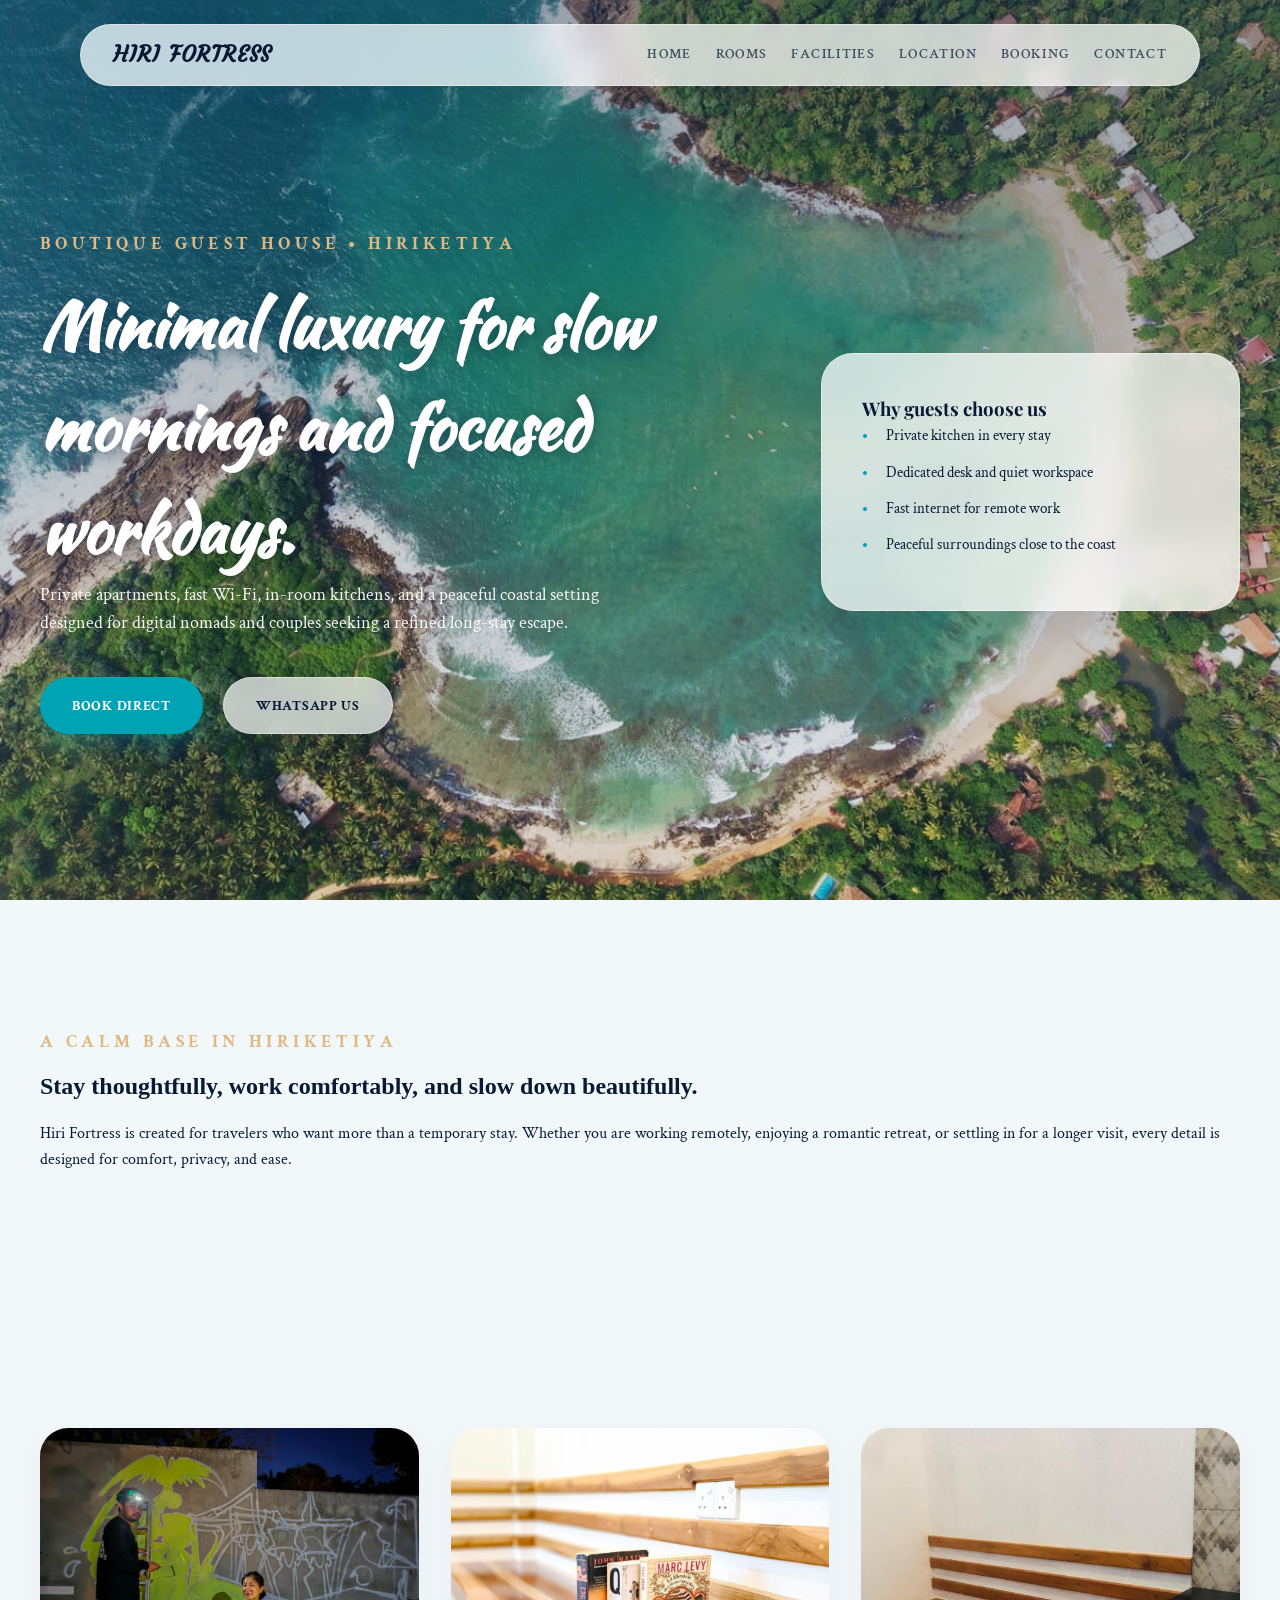
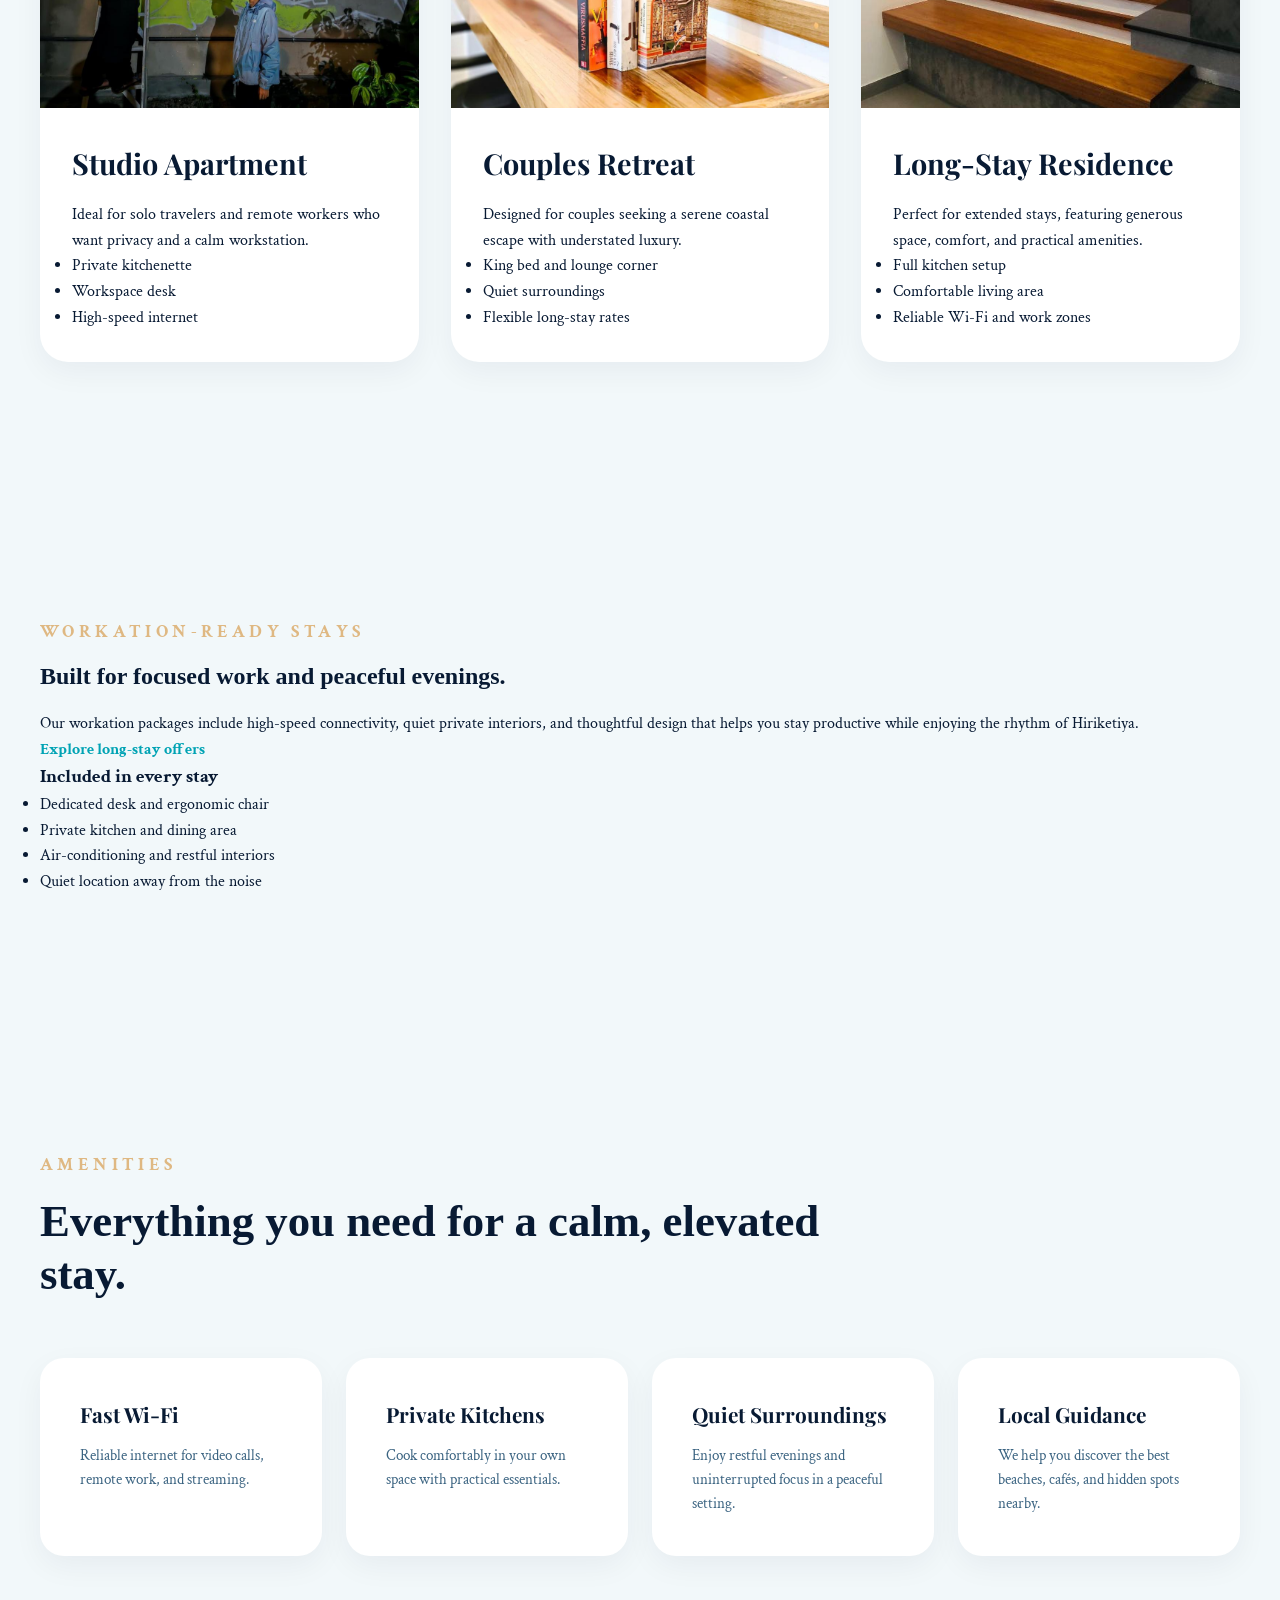
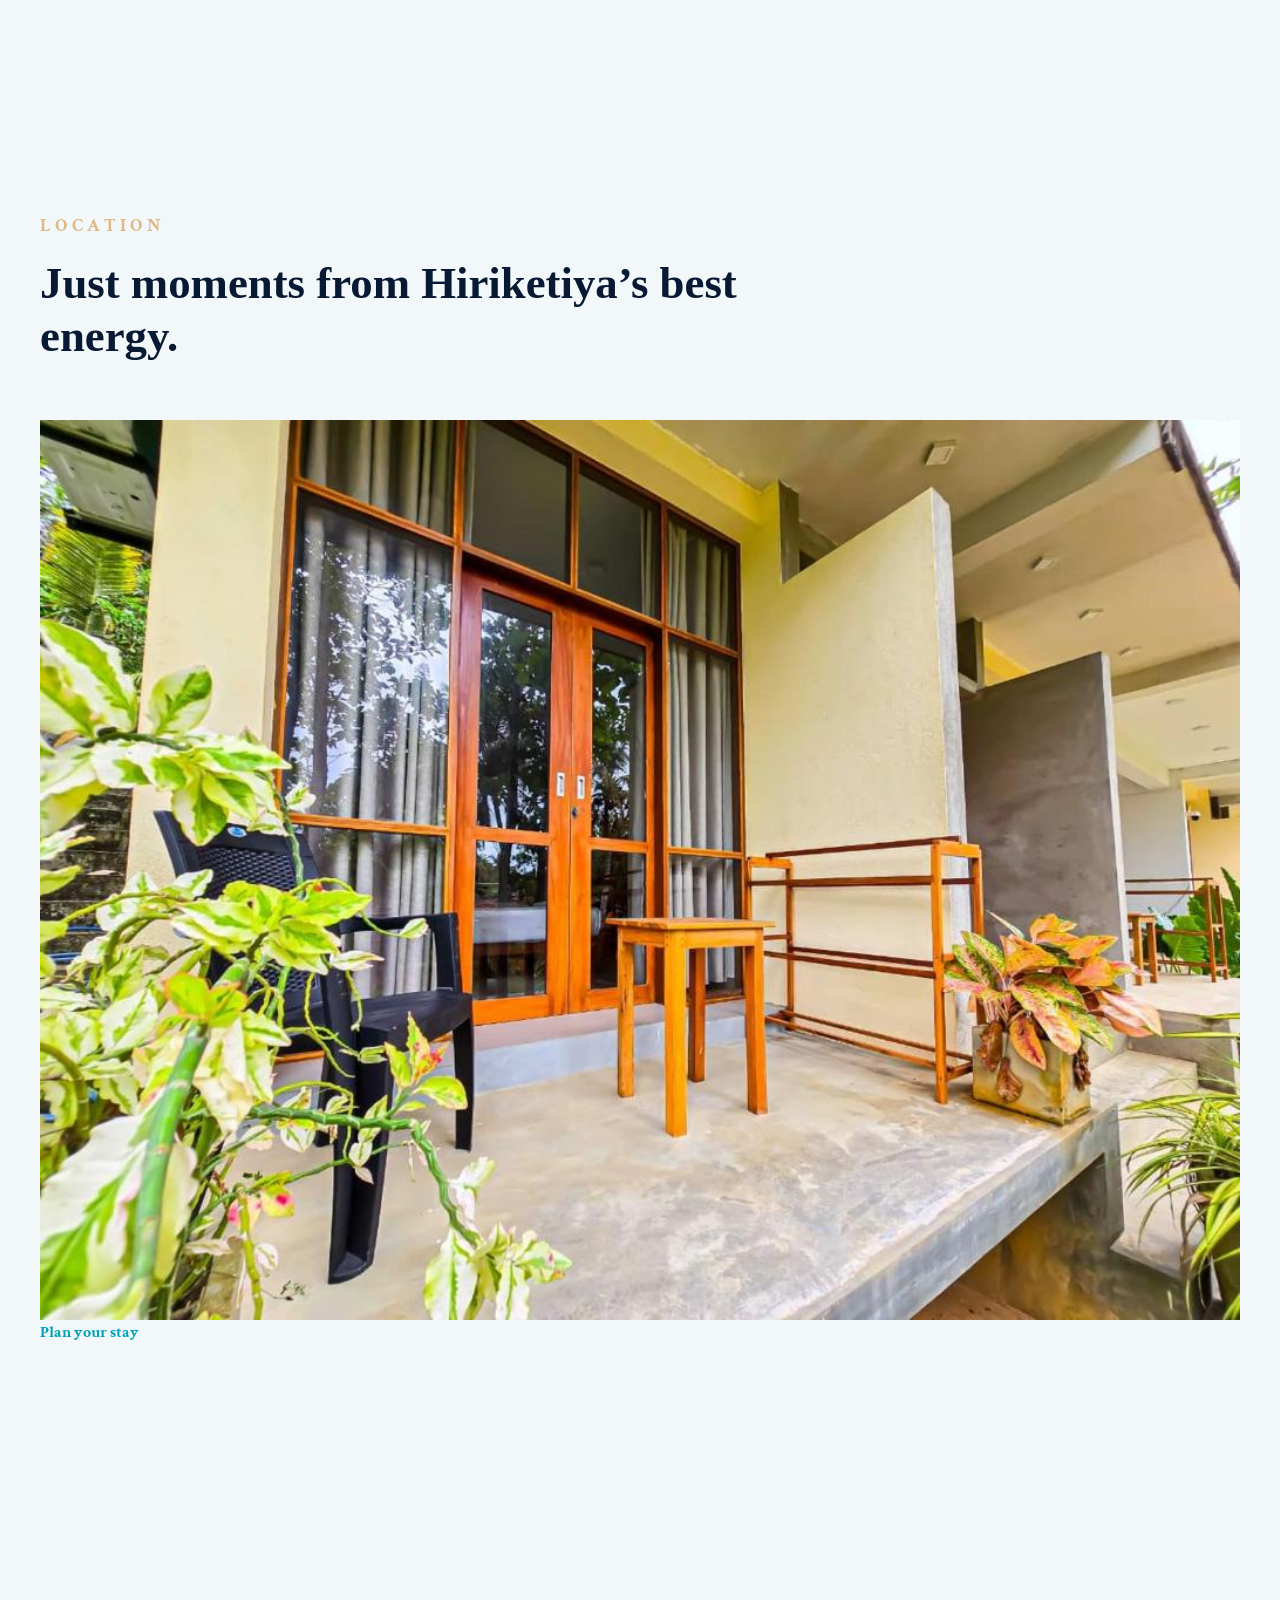
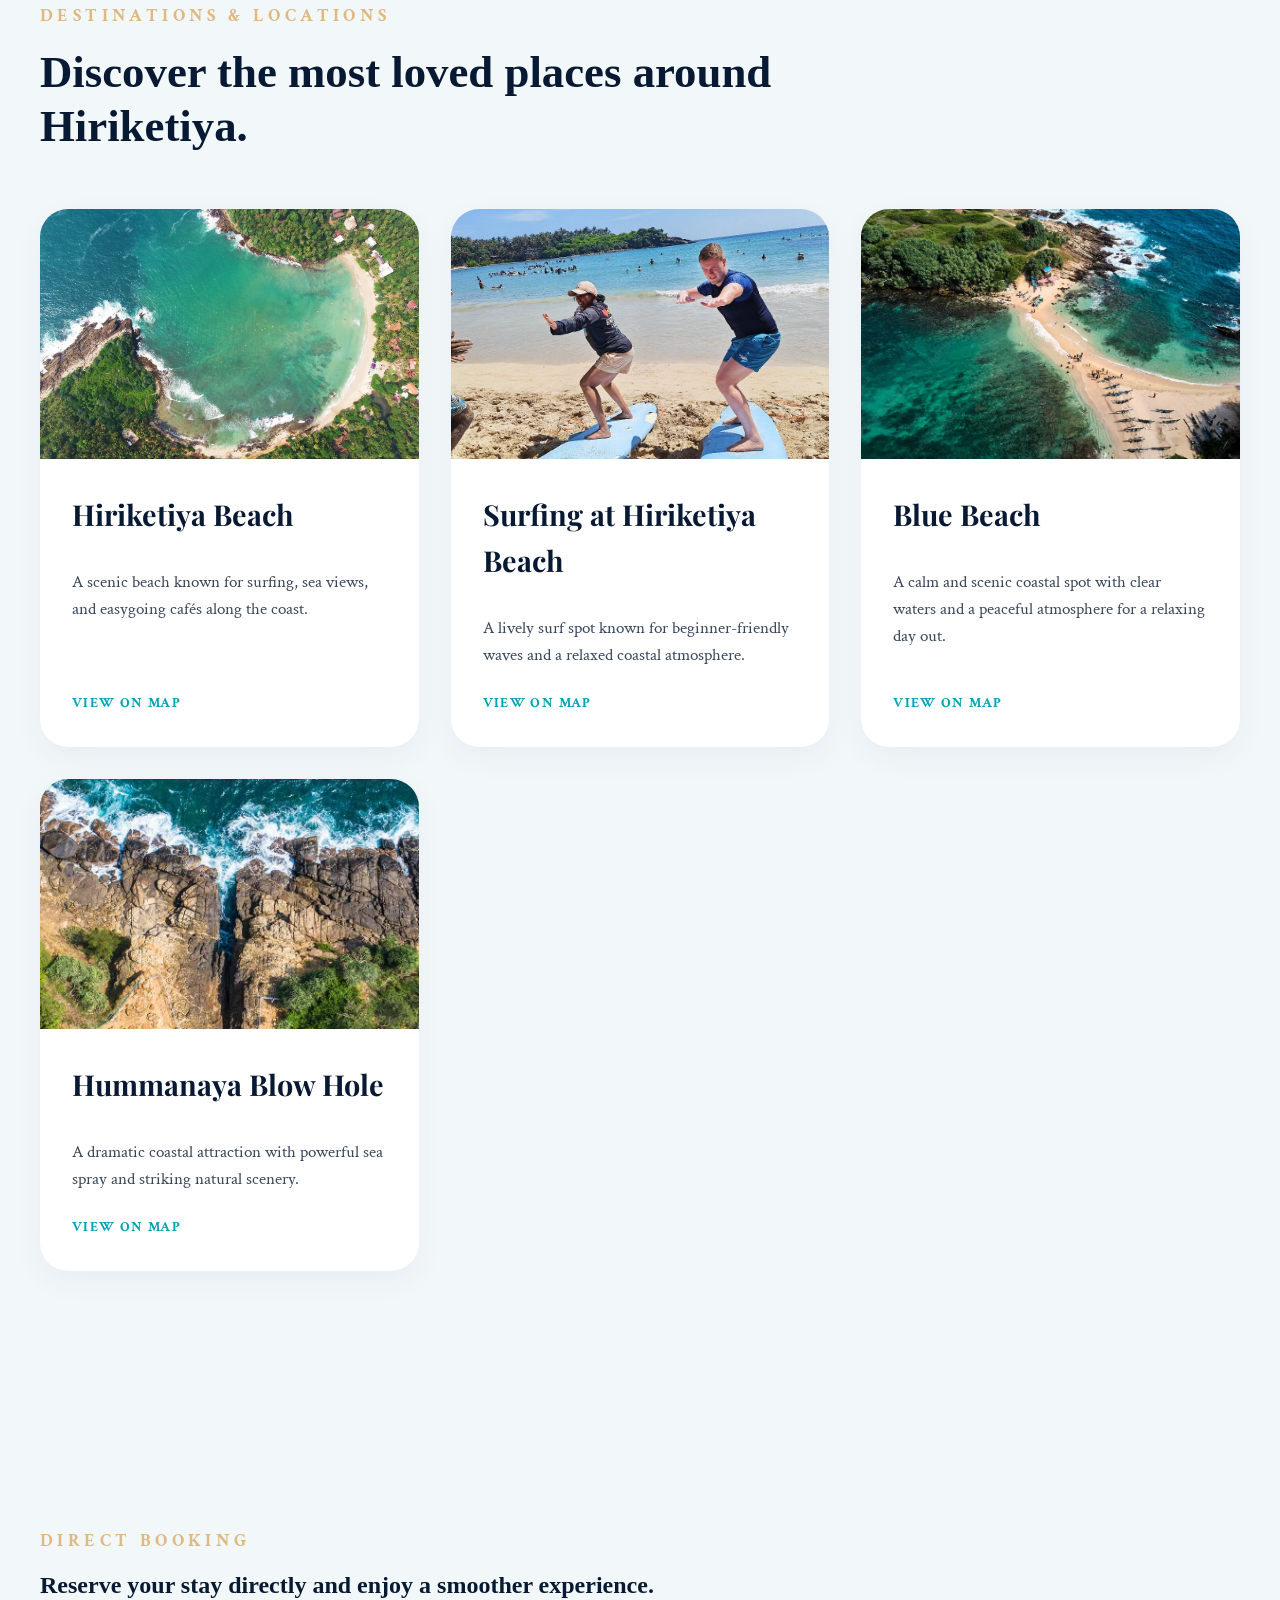
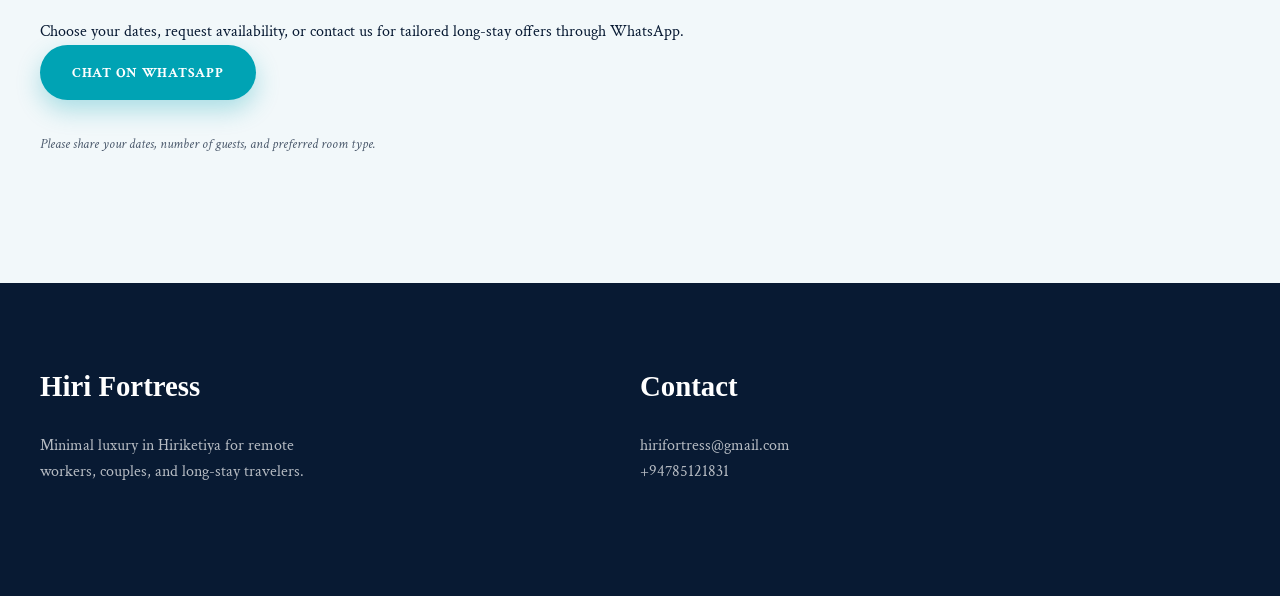
<file: index.html>
<!DOCTYPE html>
<html lang="en">
  <head>
    <meta charset="UTF-8" />
    <meta name="viewport" content="width=device-width, initial-scale=1.0" />
    <title>Hiri Fortress | Boutique Guest House in Hiriketiya</title>
    <meta
      name="description"
      content="Hiri Fortress offers private, work-friendly stays in Hiriketiya with in-room kitchens, fast internet, and a calm boutique atmosphere."
    />
    <link rel="preconnect" href="https://fonts.googleapis.com" />
    <link rel="preconnect" href="https://fonts.gstatic.com" crossorigin />
    <link href="https://fonts.googleapis.com/css2?family=Playfair+Display:ital,wght@0,600;0,700;1,600&family=Courgette&family=Crimson+Text:wght@400;600;700&family=Edu+VIC+WA+NT+Hand+Precursive&family=Poppins:wght@400;600;700&family=Kaushan+Script&display=swap" rel="stylesheet" />
    <link rel="stylesheet" href="styles.css" />
  </head>
  <body>
    <header class="hero" id="top">
      <nav class="nav container">
        <a href="#top" class="logo">Hiri Fortress</a>
        <button class="menu-toggle" aria-label="Toggle navigation">
          <span></span><span></span><span></span>
        </button>
        <div class="nav-links">
          <a href="index.html">Home</a>
          <a href="rooms.html">Rooms</a>
          <a href="facilities.html">Facilities</a>
          <a href="location.html">Location</a>
          <a href="booking.html">Booking</a>
          <a href="contact.html">Contact</a>
        </div>
      </nav>

      <div class="hero-content container">
        <div class="hero-copy">
          <p class="eyebrow">Boutique guest house • Hiriketiya</p>
          <h1>Minimal luxury for slow mornings and focused workdays.</h1>
          <p class="hero-text">
            Private apartments, fast Wi-Fi, in-room kitchens, and a peaceful coastal setting designed for digital nomads and couples seeking a refined long-stay escape.
          </p>
          <div class="hero-actions">
            <a class="btn btn-primary" href="booking.html">Book Direct</a>
            <a class="btn btn-secondary" href="https://wa.me/94785121831" target="_blank" rel="noreferrer">WhatsApp Us</a>
            
          </div>
        </div>

        <div class="hero-card">
          <h3>Why guests choose us</h3>
          <ul>
            <li>Private kitchen in every stay</li>
            <li>Dedicated desk and quiet workspace</li>
            <li>Fast internet for remote work</li>
            <li>Peaceful surroundings close to the coast</li>
          </ul>
        </div>
      </div>
      <!-- Wave divider removed per request -->
    </header>

    <main>
      <section class="section-block intro container" id="about">
        <div>
          <p class="eyebrow">A calm base in Hiriketiya</p>
          <h2>Stay thoughtfully, work comfortably, and slow down beautifully.</h2>
        </div>
        <p>
          Hiri Fortress is created for travelers who want more than a temporary stay. Whether you are working remotely, enjoying a romantic retreat, or settling in for a longer visit, every detail is designed for comfort, privacy, and ease.
        </p>
      </section>

      <section class="section-block cards container" id="stay">
        <article class="card">
          <img src="image/791852506.jpg" alt="Stylish guest room with modern interior" />
          <div class="card-body">
            <h3>Studio Apartment</h3>
            <p>Ideal for solo travelers and remote workers who want privacy and a calm workstation.</p>
            <ul>
              <li>Private kitchenette</li>
              <li>Workspace desk</li>
              <li>High-speed internet</li>
            </ul>
          </div>
        </article>

        <article class="card">
          <img src="image/787840651.jpg" alt="Minimalist room with natural light" />
          <div class="card-body">
            <h3>Couples Retreat</h3>
            <p>Designed for couples seeking a serene coastal escape with understated luxury.</p>
            <ul>
              <li>King bed and lounge corner</li>
              <li>Quiet surroundings</li>
              <li>Flexible long-stay rates</li>
            </ul>
          </div>
        </article>

        <article class="card">
          <img src="image/623003322.jpg" alt="Apartment interior with open layout" />
          <div class="card-body">
            <h3>Long-Stay Residence</h3>
            <p>Perfect for extended stays, featuring generous space, comfort, and practical amenities.</p>
            <ul>
              <li>Full kitchen setup</li>
              <li>Comfortable living area</li>
              <li>Reliable Wi-Fi and work zones</li>
            </ul>
          </div>
        </article>
      </section>

      <section class="section-block split-section container" id="workation">
        <div>
          <p class="eyebrow">Workation-ready stays</p>
          <h2>Built for focused work and peaceful evenings.</h2>
          <p>
            Our workation packages include high-speed connectivity, quiet private interiors, and thoughtful design that helps you stay productive while enjoying the rhythm of Hiriketiya.
          </p>
          <a class="text-link" href="booking.html">Explore long-stay offers</a>
        </div>
        <div class="feature-panel">
          <div>
            <h3>Included in every stay</h3>
            <ul>
              <li>Dedicated desk and ergonomic chair</li>
              <li>Private kitchen and dining area</li>
              <li>Air-conditioning and restful interiors</li>
              <li>Quiet location away from the noise</li>
            </ul>
          </div>
        </div>
      </section>

      <section class="section-block facilities container" id="facilities">
        <div class="section-heading">
          <p class="eyebrow">Amenities</p>
          <h2>Everything you need for a calm, elevated stay.</h2>
        </div>
        <div class="facility-grid">
          <div class="facility-item">
            <h3>Fast Wi-Fi</h3>
            <p>Reliable internet for video calls, remote work, and streaming.</p>
          </div>
          <div class="facility-item">
            <h3>Private Kitchens</h3>
            <p>Cook comfortably in your own space with practical essentials.</p>
          </div>
          <div class="facility-item">
            <h3>Quiet Surroundings</h3>
            <p>Enjoy restful evenings and uninterrupted focus in a peaceful setting.</p>
          </div>
          <div class="facility-item">
            <h3>Local Guidance</h3>
            <p>We help you discover the best beaches, cafés, and hidden spots nearby.</p>
          </div>
        </div>
      </section>

      <section class="section-block location-section container" id="location">
        <div class="section-heading">
          <p class="eyebrow">Location</p>
          <h2>Just moments from Hiriketiya’s best energy.</h2>
        </div>
        <div class="location-card">
          <img src="image/787838362.jpg" alt="Scenic coastal view near Hiriketiya" />
          <div>
            <a class="text-link" href="contact.html">Plan your stay</a>
          </div>
        </div>
      </section>

      <section class="section-block destinations-section container" id="destinations">
        <div class="section-heading">
          <p class="eyebrow">Destinations &amp; locations</p>
          <h2>Discover the most loved places around Hiriketiya.</h2>
        </div>
        <div class="destinations-grid" id="destinations-grid">
          <div class="destination-card">
            <a href="https://maps.app.goo.gl/5vdtMDAU4FSNMfjZA?g_st=awb" target="_blank" rel="noreferrer">
              <img src="image/Drone-shot-of-Hiriketiya-Bay-in-Sri-Lanka.jpg" alt="Surfing at Hiriketiya Beach" />
            </a>
            <div class="destination-card-body">
              <h3>Surfing at Hiriketiya Beach</h3>
              <p>Hiriketiya Beach — <a href="https://maps.app.goo.gl/5vdtMDAU4FSNMfjZA?g_st=awb" target="_blank" rel="noreferrer">Open in Google Maps</a></p>
            </div>
          </div>

          <div class="destination-card">
            <a href="https://maps.app.goo.gl/rSgkrwQUe8n2AAW4A?g_st=awb" target="_blank" rel="noreferrer">
              <img src="image/Blue-Beach-Island-Sri-Lanka-1.webp" alt="Blue Beach" />
            </a>
            <div class="destination-card-body">
              <h3>Blue Beach</h3>
              <p>Blue Beach — <a href="https://maps.app.goo.gl/rSgkrwQUe8n2AAW4A?g_st=awb" target="_blank" rel="noreferrer">Open in Google Maps</a></p>
            </div>
          </div>

          <div class="destination-card">
            <a href="https://maps.app.goo.gl/gW8UTEkufuu6LwL49?g_st=awb" target="_blank" rel="noreferrer">
              <img src="image/LSL_B2_Hummanaya-Blow-Hole_800x1000.jpg" alt="Hummanaya Blow Hole" />
            </a>
            <div class="destination-card-body">
              <h3>Hummanaya Blow Hole</h3>
              <p>Hummanaya — <a href="https://maps.app.goo.gl/gW8UTEkufuu6LwL49?g_st=awb" target="_blank" rel="noreferrer">Open in Google Maps</a></p>
            </div>
          </div>
        </div>
      </section>

      <section class="section-block booking-section container" id="booking">
        <div class="booking-card">
          <div>
            <p class="eyebrow">Direct booking</p>
            <h2>Reserve your stay directly and enjoy a smoother experience.</h2>
            <p>Choose your dates, request availability, or contact us for tailored long-stay offers through WhatsApp.</p>
          </div>
          <div class="booking-actions">
            <a class="btn btn-primary" href="https://wa.me/94785121831" target="_blank" rel="noreferrer">Chat on WhatsApp</a>
            
            <p class="booking-note">Please share your dates, number of guests, and preferred room type.</p>
          </div>
        </div>
      </section>

    </main>

    <footer class="footer" id="contact">
      <div class="container footer-content">
        <div>
          <h3>Hiri Fortress</h3>
          <p>Minimal luxury in Hiriketiya for remote workers, couples, and long-stay travelers.</p>
        </div>
        <div>
          <h3>Contact</h3>
          <p>hirifortress@gmail.com</p>
          <p>+94785121831</p>
        </div>
      </div>
    </footer>

    <script src="script.js"></script>
  </body>
</html>
</file>
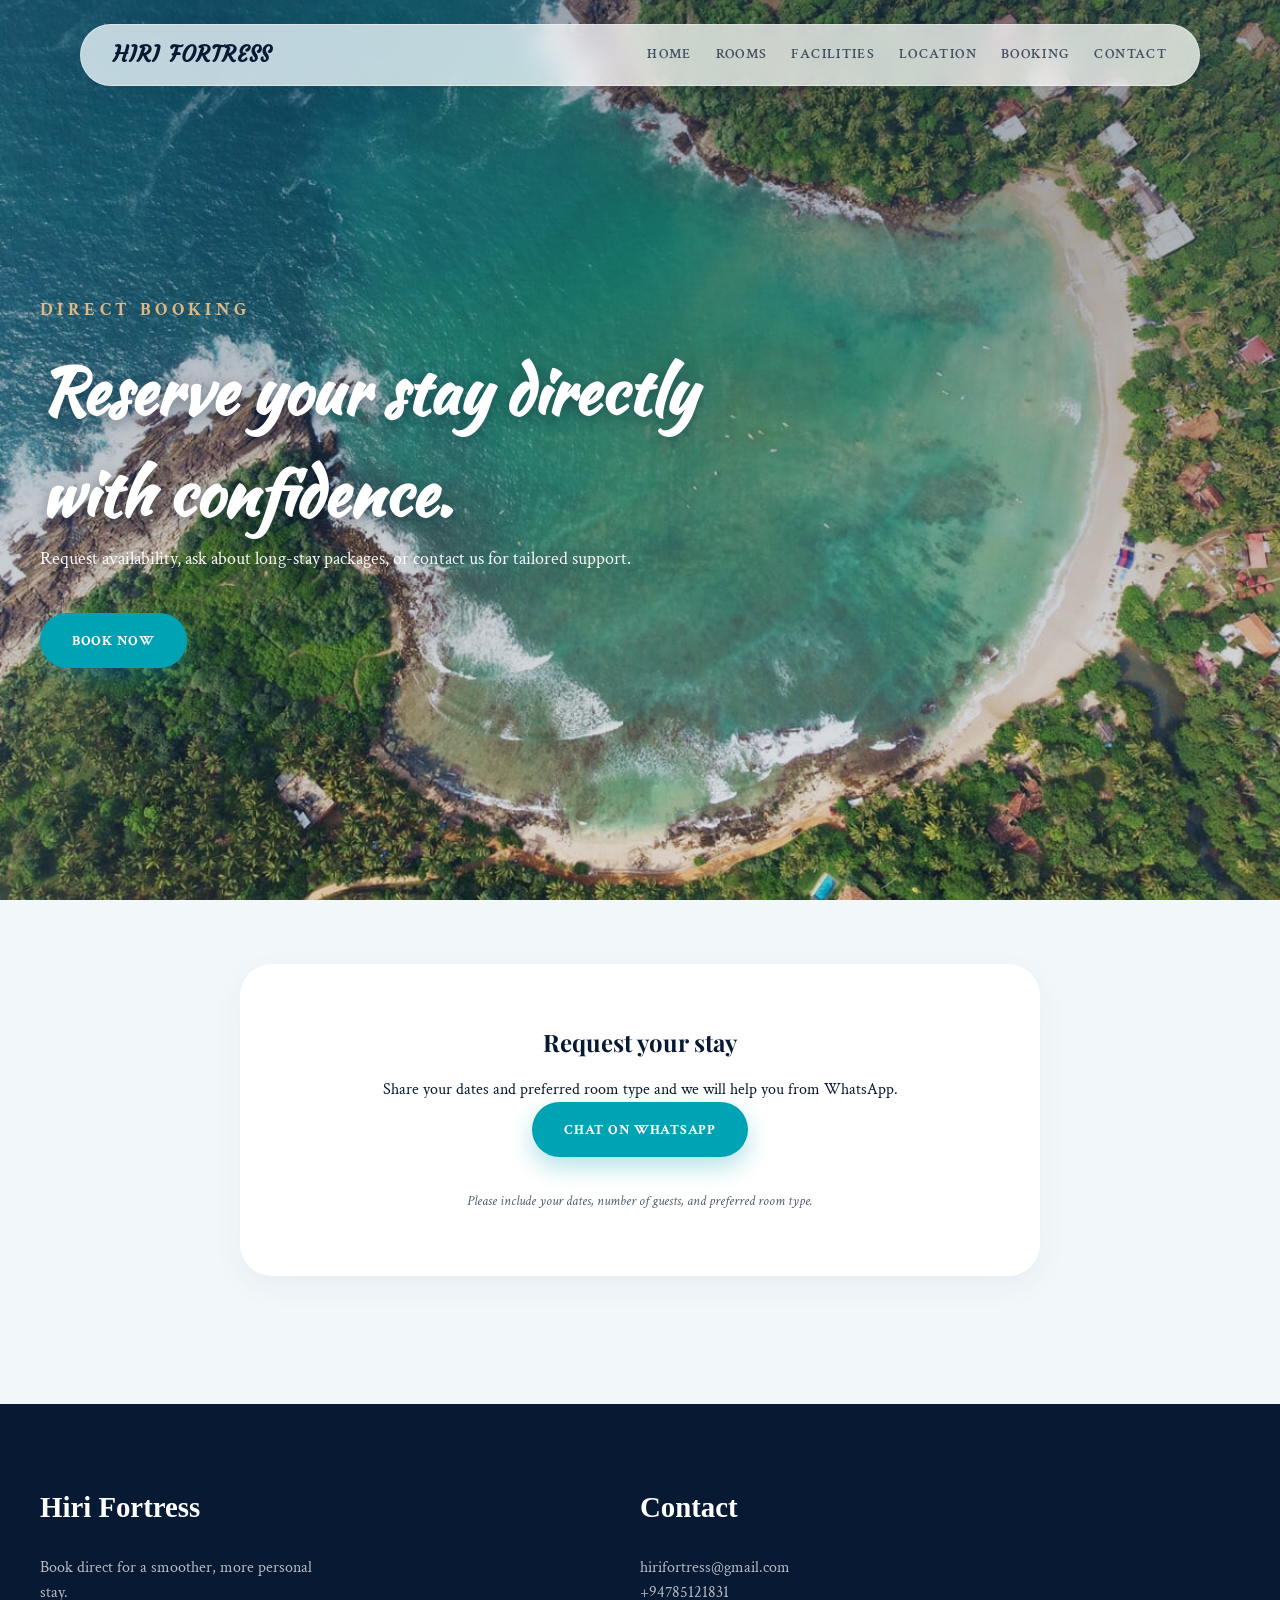
<file: booking.html>
<!DOCTYPE html>
<html lang="en">
  <head>
    <meta charset="UTF-8" />
    <meta name="viewport" content="width=device-width, initial-scale=1.0" />
    <title>Hiri Fortress | Booking</title>
    <meta name="description" content="Book your direct stay at Hiri Fortress with availability requests and long-stay options." />
    <link rel="preconnect" href="https://fonts.googleapis.com" />
    <link rel="preconnect" href="https://fonts.gstatic.com" crossorigin />
    <link href="https://fonts.googleapis.com/css2?family=Playfair+Display:ital,wght@0,600;0,700;1,600&family=Courgette&family=Crimson+Text:wght@400;600;700&family=Edu+VIC+WA+NT+Hand+Precursive&family=Poppins:wght@400;600;700&family=Kaushan+Script&display=swap" rel="stylesheet" />
    <link rel="stylesheet" href="styles.css" />
  </head>
  <body>
    <header class="hero page-hero">
      <nav class="nav container">
        <a href="index.html" class="logo">Hiri Fortress</a>
        <button class="menu-toggle" aria-label="Toggle navigation">
          <span></span><span></span><span></span>
        </button>
        <div class="nav-links">
          <a href="index.html">Home</a>
          <a href="rooms.html">Rooms</a>
          <a href="facilities.html">Facilities</a>
          <a href="location.html">Location</a>
          <a href="booking.html">Booking</a>
          <a href="contact.html">Contact</a>
        </div>
      </nav>
      <div class="hero-content container">
        <div>
          <p class="eyebrow">Direct booking</p>
          <h1>Reserve your stay directly with confidence.</h1>
          <p class="hero-text">Request availability, ask about long-stay packages, or contact us for tailored support.</p>
          <div class="button-group">
            <a class="btn btn-primary" href="https://wa.me/94785121831" target="_blank" rel="noreferrer">Book Now</a>
            
          </div>
        </div>
      </div>
      <!-- Wave divider removed -->
    </header>

    <main class="page-content container">
      <section class="page-card booking-page-card">
        <h2>Request your stay</h2>
        <p>Share your dates and preferred room type and we will help you from WhatsApp.</p>
        <div class="button-group">
          <a class="btn btn-primary" href="https://wa.me/94785121831" target="_blank" rel="noreferrer">Chat on WhatsApp</a>
          
        </div>
        <p class="booking-note">Please include your dates, number of guests, and preferred room type.</p>
      </section>
    </main>

    <footer class="footer">
      <div class="container footer-content">
        <div>
          <h3>Hiri Fortress</h3>
          <p>Book direct for a smoother, more personal stay.</p>
        </div>
        <div>
          <h3>Contact</h3>
          <p>hirifortress@gmail.com</p>
          <p>+94785121831</p>
        </div>
      </div>
    </footer>

    <script src="script.js"></script>
  </body>
</html>
</file>
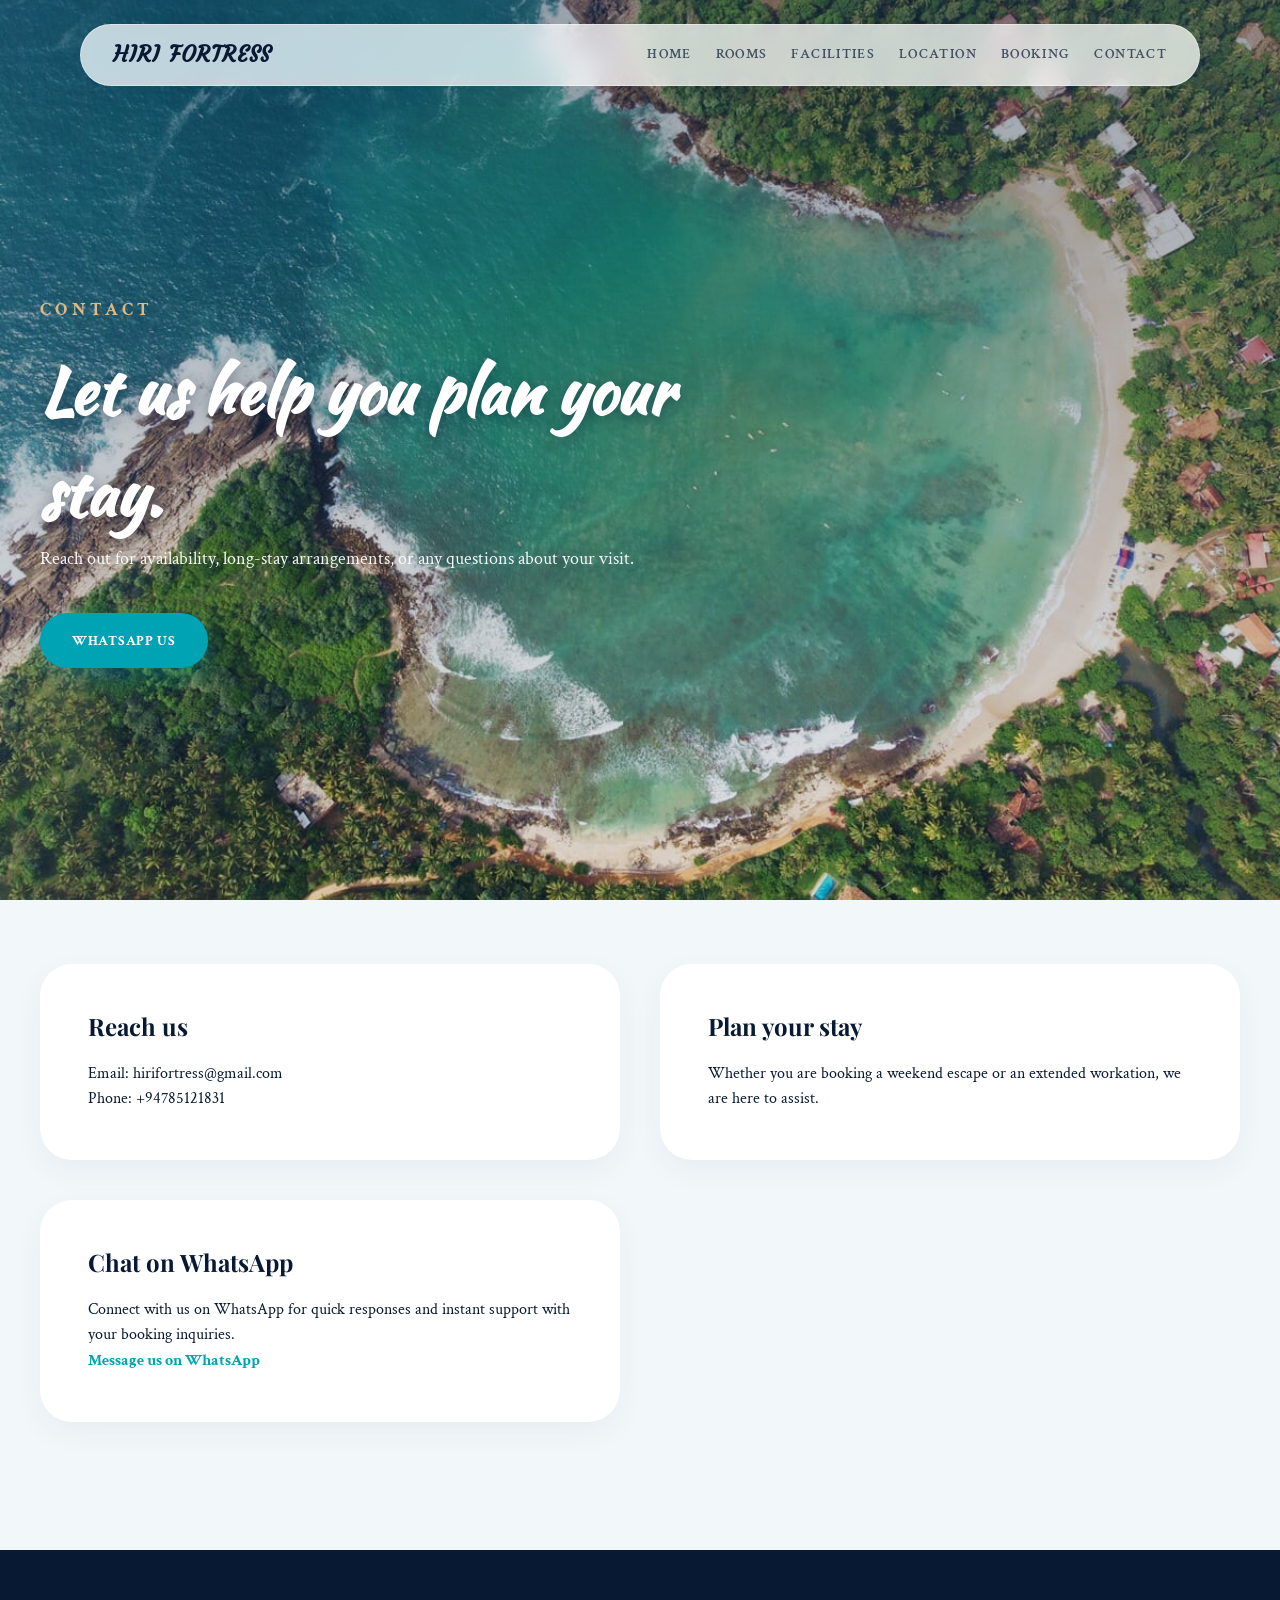
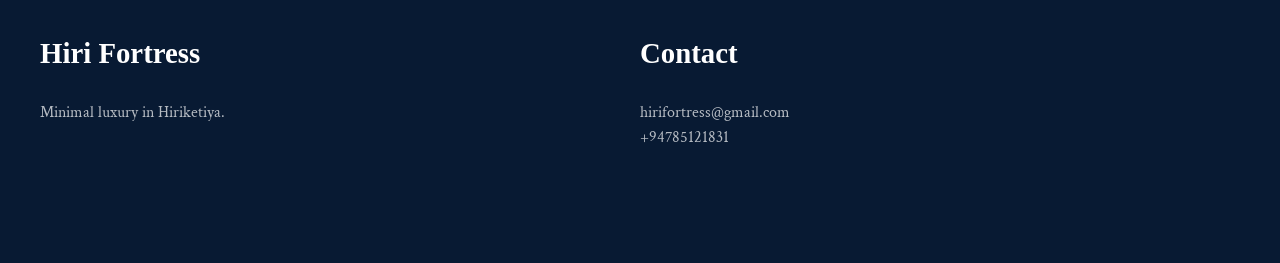
<file: contact.html>
<!DOCTYPE html>
<html lang="en">
  <head>
    <meta charset="UTF-8" />
    <meta name="viewport" content="width=device-width, initial-scale=1.0" />
    <title>Hiri Fortress | Contact</title>
    <meta name="description" content="Get in touch with Hiri Fortress for reservations, inquiries, and long-stay requests." />
    <link rel="preconnect" href="https://fonts.googleapis.com" />
    <link rel="preconnect" href="https://fonts.gstatic.com" crossorigin />
    <link href="https://fonts.googleapis.com/css2?family=Playfair+Display:ital,wght@0,600;0,700;1,600&family=Courgette&family=Crimson+Text:wght@400;600;700&family=Edu+VIC+WA+NT+Hand+Precursive&family=Poppins:wght@400;600;700&family=Kaushan+Script&display=swap" rel="stylesheet" />
    <link rel="stylesheet" href="styles.css" />
  </head>
  <body>
    <header class="hero page-hero">
      <nav class="nav container">
        <a href="index.html" class="logo">Hiri Fortress</a>
        <button class="menu-toggle" aria-label="Toggle navigation">
          <span></span><span></span><span></span>
        </button>
        <div class="nav-links">
          <a href="index.html">Home</a>
          <a href="rooms.html">Rooms</a>
          <a href="facilities.html">Facilities</a>
          <a href="location.html">Location</a>
          <a href="booking.html">Booking</a>
          <a href="contact.html">Contact</a>
        </div>
      </nav>
      <div class="hero-content container">
        <div>
          <p class="eyebrow">Contact</p>
          <h1>Let us help you plan your stay.</h1>
          <p class="hero-text">Reach out for availability, long-stay arrangements, or any questions about your visit.</p>
          <div class="button-group">
            <a class="btn btn-primary" href="https://wa.me/94785121831" target="_blank" rel="noreferrer">WhatsApp Us</a>
            
          </div>
        </div>
      </div>
      <!-- Wave divider removed -->
    </header>

    <main class="page-content container">
      <section class="page-grid">
        <article class="page-card contact-card">
          <h2>Reach us</h2>
          <p>Email: hirifortress@gmail.com</p>
          <p>Phone: +94785121831</p>
        </article>
        <article class="page-card contact-card">
          <h2>Plan your stay</h2>
          <p>Whether you are booking a weekend escape or an extended workation, we are here to assist.</p>
        </article>
        <article class="page-card contact-card">
          <h2>Chat on WhatsApp</h2>
          <p>Connect with us on WhatsApp for quick responses and instant support with your booking inquiries.</p>
          <a class="text-link" href="https://wa.me/94785121831" target="_blank" rel="noreferrer">Message us on WhatsApp</a>
        </article>
      </section>
    </main>

    <footer class="footer">
      <div class="container footer-content">
        <div>
          <h3>Hiri Fortress</h3>
          <p>Minimal luxury in Hiriketiya.</p>
        </div>
        <div>
          <h3>Contact</h3>
          <p>hirifortress@gmail.com</p>
          <p>+94785121831</p>
        </div>
      </div>
    </footer>

    <script src="script.js"></script>
  </body>
</html>
</file>
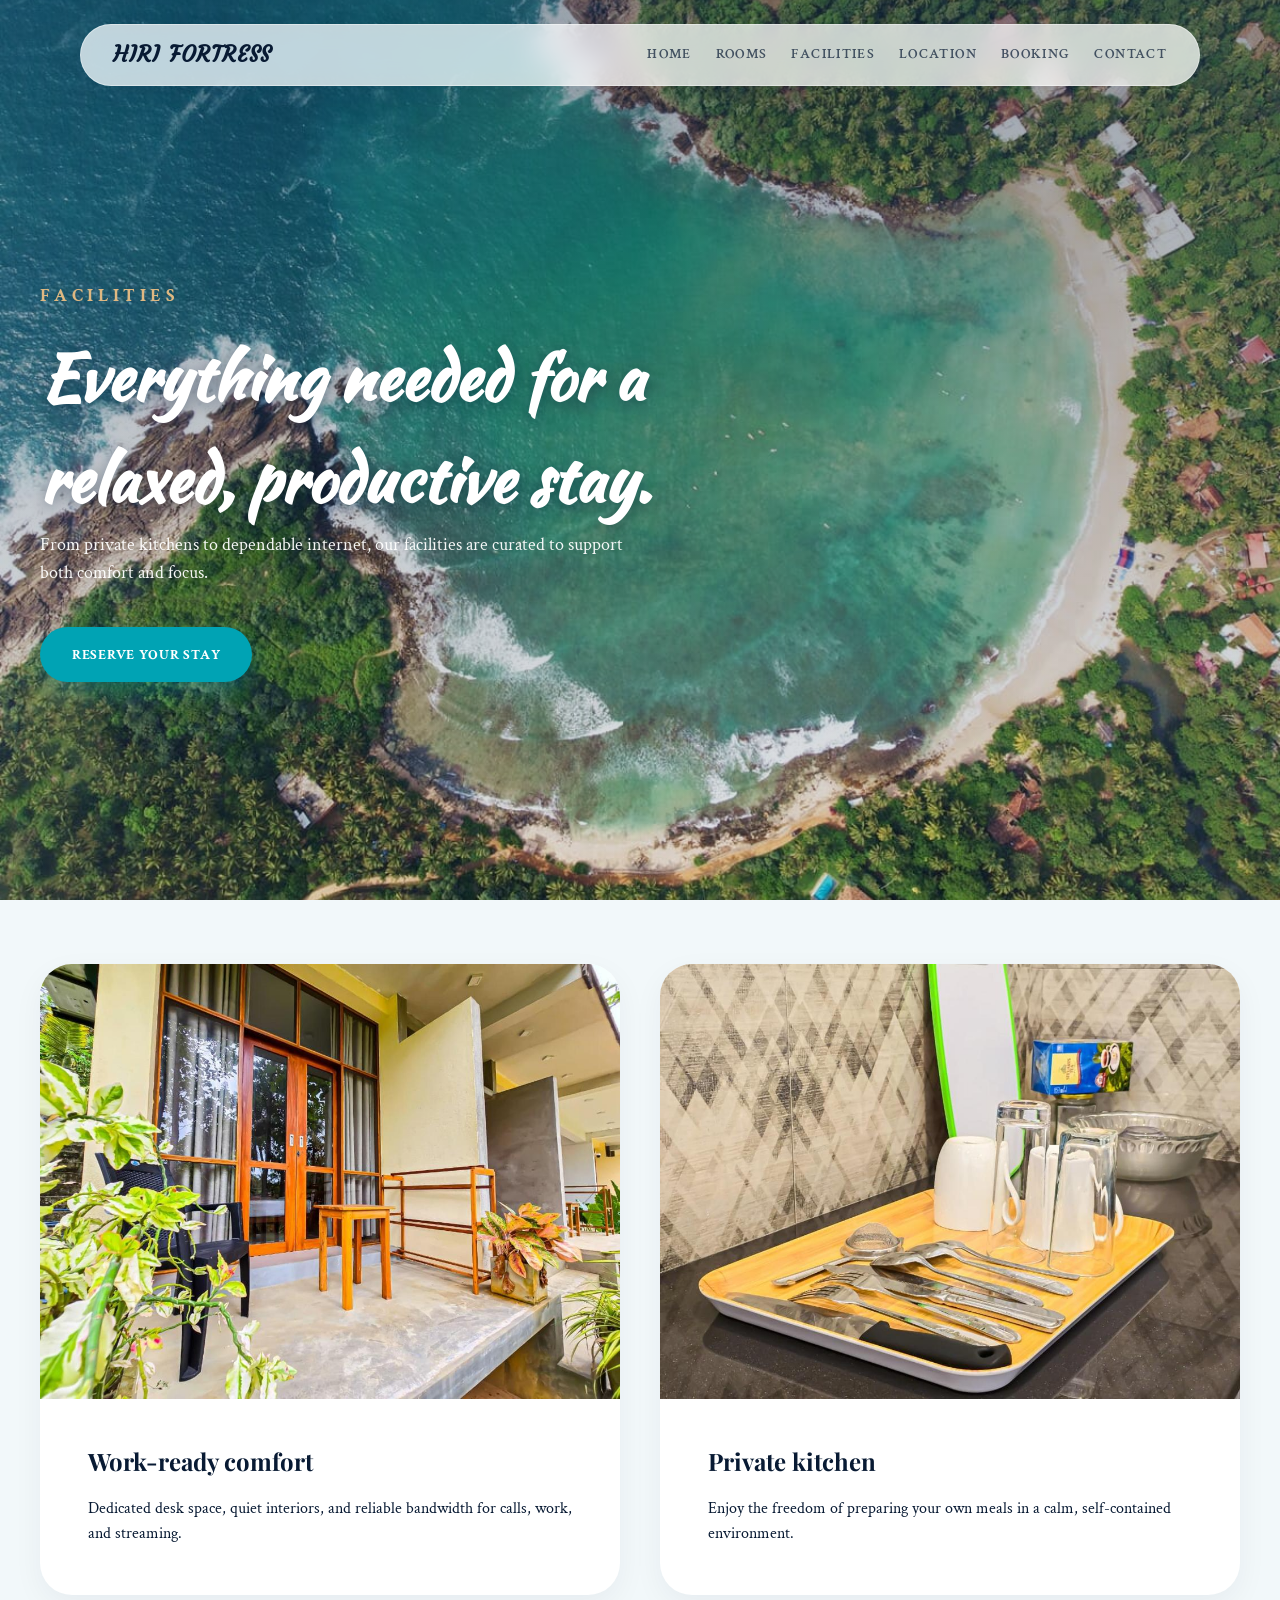
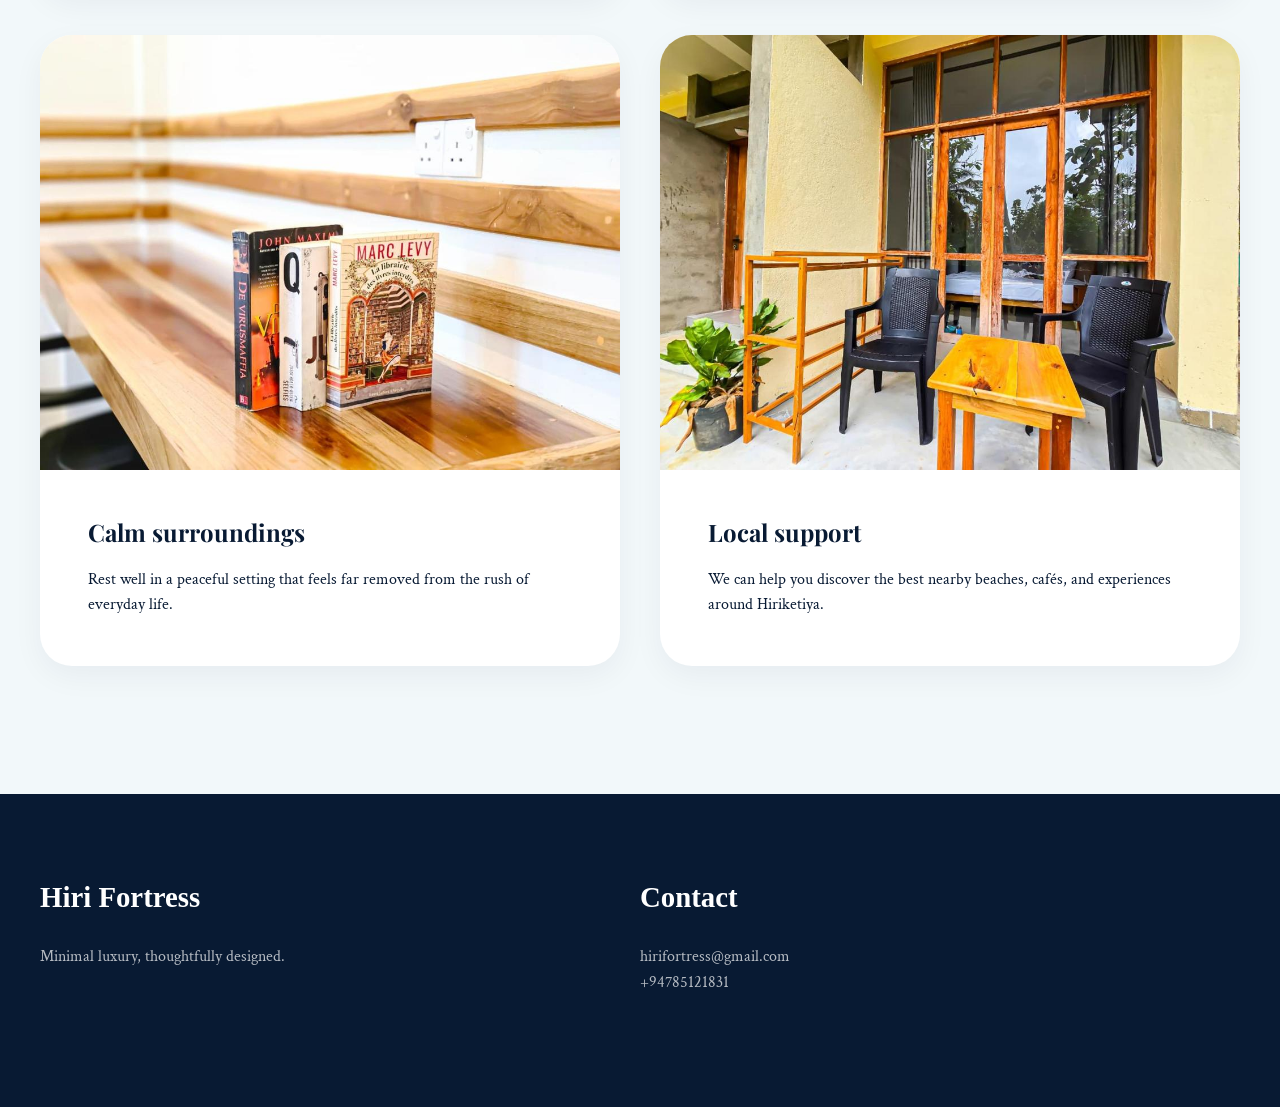
<file: facilities.html>
<!DOCTYPE html>
<html lang="en">
  <head>
    <meta charset="UTF-8" />
    <meta name="viewport" content="width=device-width, initial-scale=1.0" />
    <title>Hiri Fortress | Facilities</title>
    <meta name="description" content="Discover the facilities at Hiri Fortress, including private kitchens, fast Wi-Fi, and work-friendly comfort." />
    <link rel="preconnect" href="https://fonts.googleapis.com" />
    <link rel="preconnect" href="https://fonts.gstatic.com" crossorigin />
    <link href="https://fonts.googleapis.com/css2?family=Playfair+Display:ital,wght@0,600;0,700;1,600&family=Courgette&family=Crimson+Text:wght@400;600;700&family=Edu+VIC+WA+NT+Hand+Precursive&family=Poppins:wght@400;600;700&family=Kaushan+Script&display=swap" rel="stylesheet" />
    <link rel="stylesheet" href="styles.css" />
  </head>
  <body>
    <header class="hero page-hero">
      <nav class="nav container">
        <a href="index.html" class="logo">Hiri Fortress</a>
        <button class="menu-toggle" aria-label="Toggle navigation">
          <span></span><span></span><span></span>
        </button>
        <div class="nav-links">
          <a href="index.html">Home</a>
          <a href="rooms.html">Rooms</a>
          <a href="facilities.html">Facilities</a>
          <a href="location.html">Location</a>
          <a href="booking.html">Booking</a>
          <a href="contact.html">Contact</a>
        </div>
      </nav>
      <div class="hero-content container">
        <div>
          <p class="eyebrow">Facilities</p>
          <h1>Everything needed for a relaxed, productive stay.</h1>
          <p class="hero-text">From private kitchens to dependable internet, our facilities are curated to support both comfort and focus.</p>
          <div class="button-group">
            <a class="btn btn-primary" href="booking.html">Reserve Your Stay</a>
            
          </div>
        </div>
      </div>
      <!-- Wave divider removed -->
    </header>

    <main class="page-content container">
      <section class="page-grid">
        <article class="page-card facility-card">
          <img src="image/787838362.jpg" alt="Work-ready comfort at Hiri Fortress" />
          <div>
            <h2>Work-ready comfort</h2>
            <p>Dedicated desk space, quiet interiors, and reliable bandwidth for calls, work, and streaming.</p>
          </div>
        </article>
        <article class="page-card facility-card">
          <img src="image/787838359.jpg" alt="Private kitchen at Hiri Fortress" />
          <div>
            <h2>Private kitchen</h2>
            <p>Enjoy the freedom of preparing your own meals in a calm, self-contained environment.</p>
          </div>
        </article>
        <article class="page-card facility-card">
          <img src="image/787840651.jpg" alt="Calm surroundings at Hiri Fortress" />
          <div>
            <h2>Calm surroundings</h2>
            <p>Rest well in a peaceful setting that feels far removed from the rush of everyday life.</p>
          </div>
        </article>
        <article class="page-card facility-card">
          <img src="image/787856385.jpg" alt="Local guidance in Hiriketiya" />
          <div>
            <h2>Local support</h2>
            <p>We can help you discover the best nearby beaches, cafés, and experiences around Hiriketiya.</p>
          </div>
        </article>
      </section>
    </main>

    <footer class="footer">
      <div class="container footer-content">
        <div>
          <h3>Hiri Fortress</h3>
          <p>Minimal luxury, thoughtfully designed.</p>
        </div>
        <div>
          <h3>Contact</h3>
          <p>hirifortress@gmail.com</p>
          <p>+94785121831</p>
        </div>
      </div>
    </footer>

    <script src="script.js"></script>
  </body>
</html>
</file>
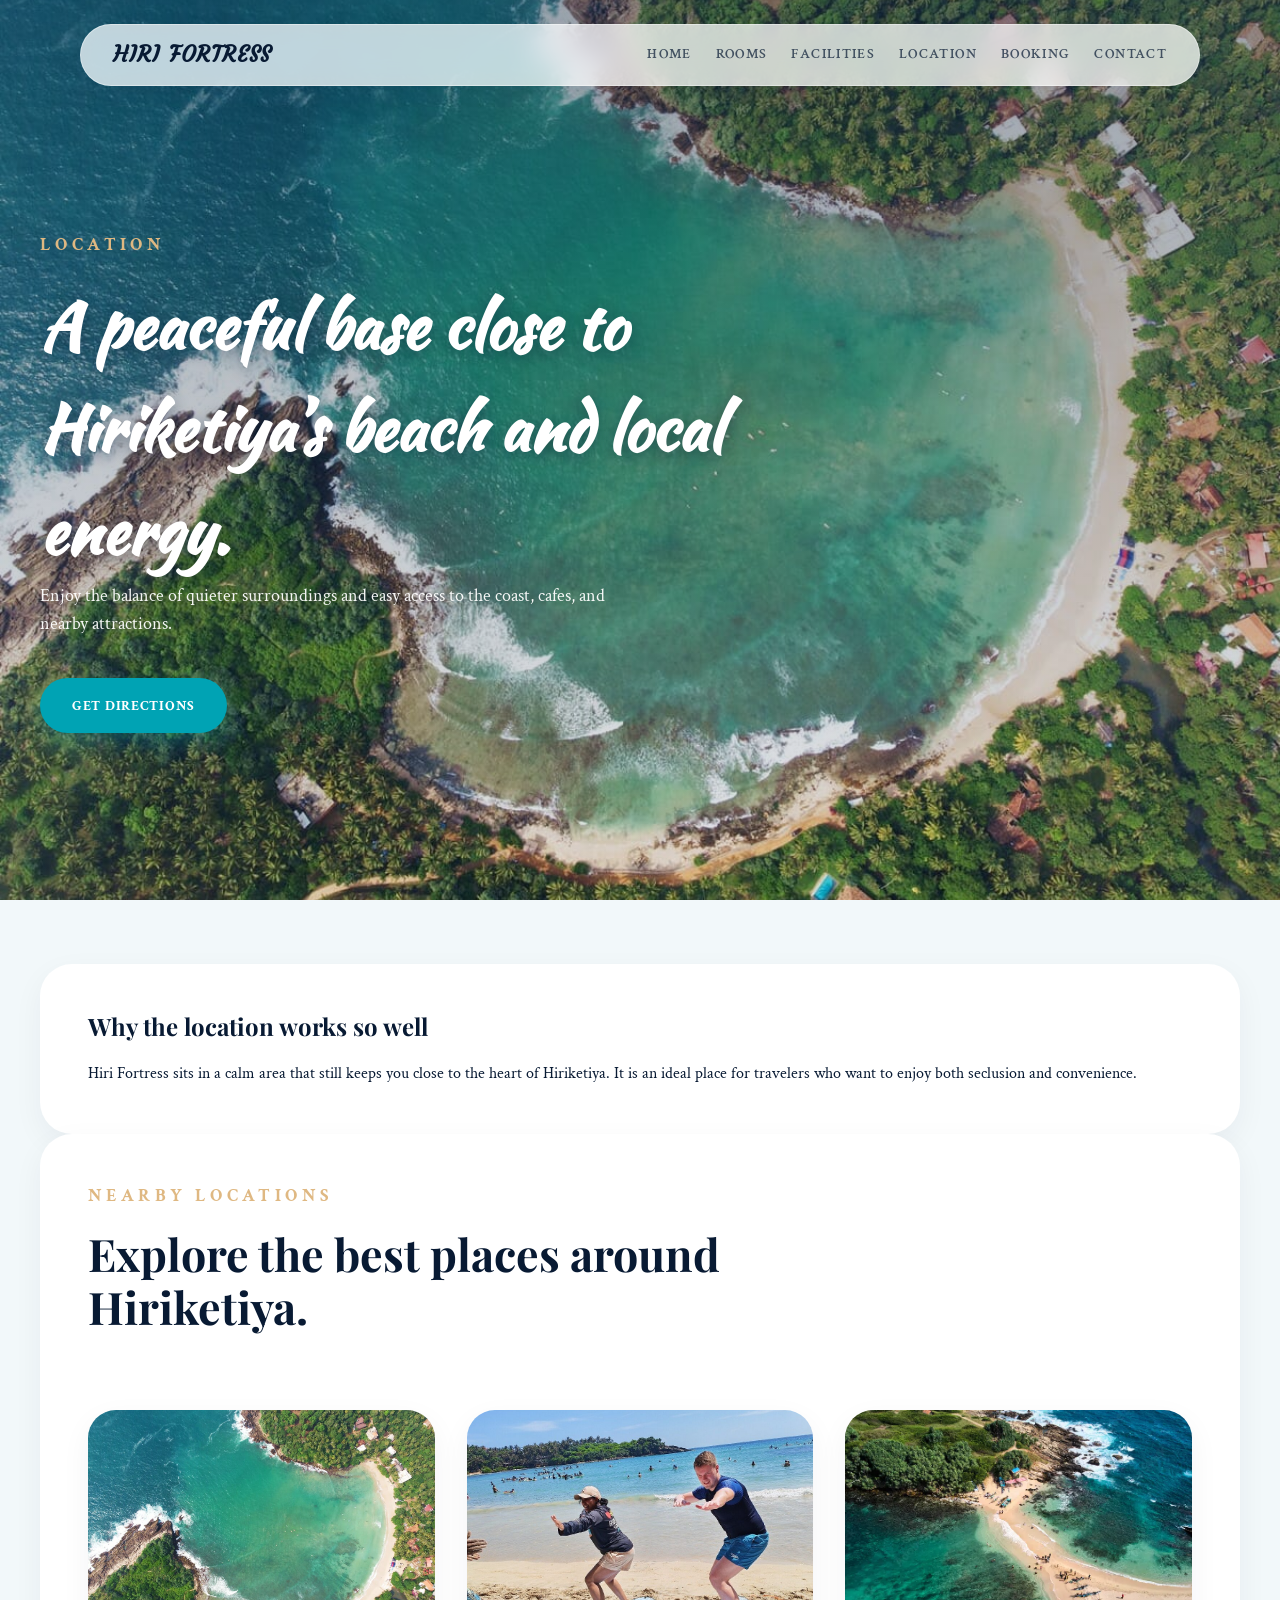
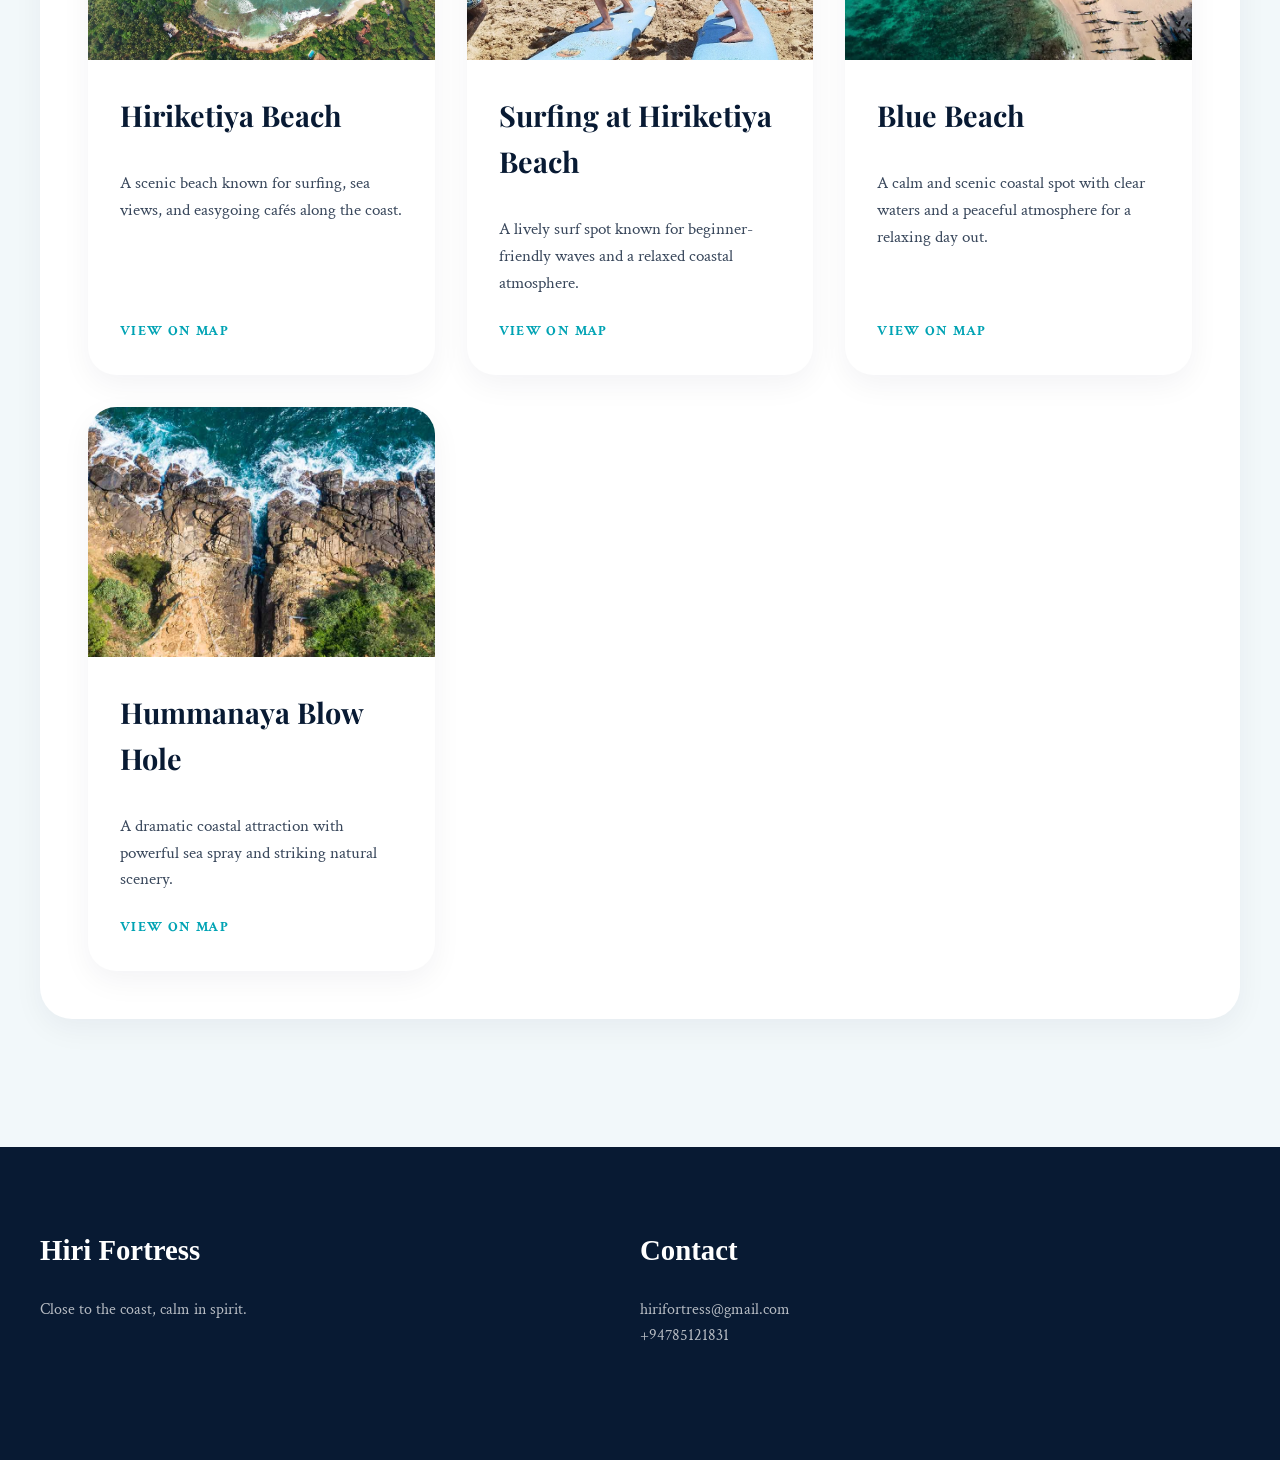
<file: location.html>
<!DOCTYPE html>
<html lang="en">
  <head>
    <meta charset="UTF-8" />
    <meta name="viewport" content="width=device-width, initial-scale=1.0" />
    <title>Hiri Fortress | Location</title>
    <meta name="description" content="Discover the calm yet convenient location of Hiri Fortress near Hiriketiya's coast and local attractions."
    <link rel="preconnect" href="https://fonts.googleapis.com" />
    <link rel="preconnect" href="https://fonts.gstatic.com" crossorigin />
    <link href="https://fonts.googleapis.com/css2?family=Playfair+Display:ital,wght@0,600;0,700;1,600&family=Courgette&family=Crimson+Text:wght@400;600;700&family=Edu+VIC+WA+NT+Hand+Precursive&family=Poppins:wght@400;600;700&family=Kaushan+Script&display=swap" rel="stylesheet" />
    <link rel="stylesheet" href="styles.css" />
  </head>
  <body>
    <header class="hero page-hero">
      <nav class="nav container">
        <a href="index.html" class="logo">Hiri Fortress</a>
        <button class="menu-toggle" aria-label="Toggle navigation">
          <span></span><span></span><span></span>
        </button>
        <div class="nav-links">
          <a href="index.html">Home</a>
          <a href="rooms.html">Rooms</a>
          <a href="facilities.html">Facilities</a>
          <a href="location.html">Location</a>
          <a href="booking.html">Booking</a>
          <a href="contact.html">Contact</a>
        </div>
      </nav>
      <div class="hero-content container">
        <div>
          <p class="eyebrow">Location</p>
          <h1>A peaceful base close to Hiriketiya’s beach and local energy.</h1>
          <p class="hero-text">Enjoy the balance of quieter surroundings and easy access to the coast, cafes, and nearby attractions.</p>
          <div class="button-group">
            <a class="btn btn-primary" href="contact.html">Get Directions</a>
            
          </div>
        </div>
      </div>
      <!-- Wave divider removed -->
    </header>

    <main class="page-content container">
      <section class="page-card location-panel">
        <h2>Why the location works so well</h2>
        <p>Hiri Fortress sits in a calm area that still keeps you close to the heart of Hiriketiya. It is an ideal place for travelers who want to enjoy both seclusion and convenience.</p>
      </section>

      <section class="page-card location-places-section location-panel">
        <div class="section-heading">
          <p class="eyebrow">Nearby locations</p>
          <h2>Explore the best places around Hiriketiya.</h2>
        </div>
        <div class="destinations-grid" id="location-destinations-grid">
          <div class="destination-card">
            <a href="https://maps.app.goo.gl/5vdtMDAU4FSNMfjZA?g_st=awb" target="_blank" rel="noreferrer">
              <img src="image/Drone-shot-of-Hiriketiya-Bay-in-Sri-Lanka.jpg" alt="Surfing at Hiriketiya Beach" />
            </a>
            <div class="destination-card-body">
              <h3>Surfing at Hiriketiya Beach</h3>
              <p>Hiriketiya Beach — <a href="https://maps.app.goo.gl/5vdtMDAU4FSNMfjZA?g_st=awb" target="_blank" rel="noreferrer">Open in Google Maps</a></p>
            </div>
          </div>

          <div class="destination-card">
            <a href="https://maps.app.goo.gl/rSgkrwQUe8n2AAW4A?g_st=awb" target="_blank" rel="noreferrer">
              <img src="image/Blue-Beach-Island-Sri-Lanka-1.webp" alt="Blue Beach" />
            </a>
            <div class="destination-card-body">
              <h3>Blue Beach</h3>
              <p>Blue Beach — <a href="https://maps.app.goo.gl/rSgkrwQUe8n2AAW4A?g_st=awb" target="_blank" rel="noreferrer">Open in Google Maps</a></p>
            </div>
          </div>

          <div class="destination-card">
            <a href="https://maps.app.goo.gl/gW8UTEkufuu6LwL49?g_st=awb" target="_blank" rel="noreferrer">
              <img src="image/LSL_B2_Hummanaya-Blow-Hole_800x1000.jpg" alt="Hummanaya Blow Hole" />
            </a>
            <div class="destination-card-body">
              <h3>Hummanaya Blow Hole</h3>
              <p>Hummanaya — <a href="https://maps.app.goo.gl/gW8UTEkufuu6LwL49?g_st=awb" target="_blank" rel="noreferrer">Open in Google Maps</a></p>
            </div>
          </div>
        </div>
      </section>
    </main>

    <footer class="footer">
      <div class="container footer-content">
        <div>
          <h3>Hiri Fortress</h3>
          <p>Close to the coast, calm in spirit.</p>
        </div>
        <div>
          <h3>Contact</h3>
          <p>hirifortress@gmail.com</p>
          <p>+94785121831</p>
        </div>
      </div>
    </footer>

    <script src="script.js"></script>
  </body>
</html>
</file>
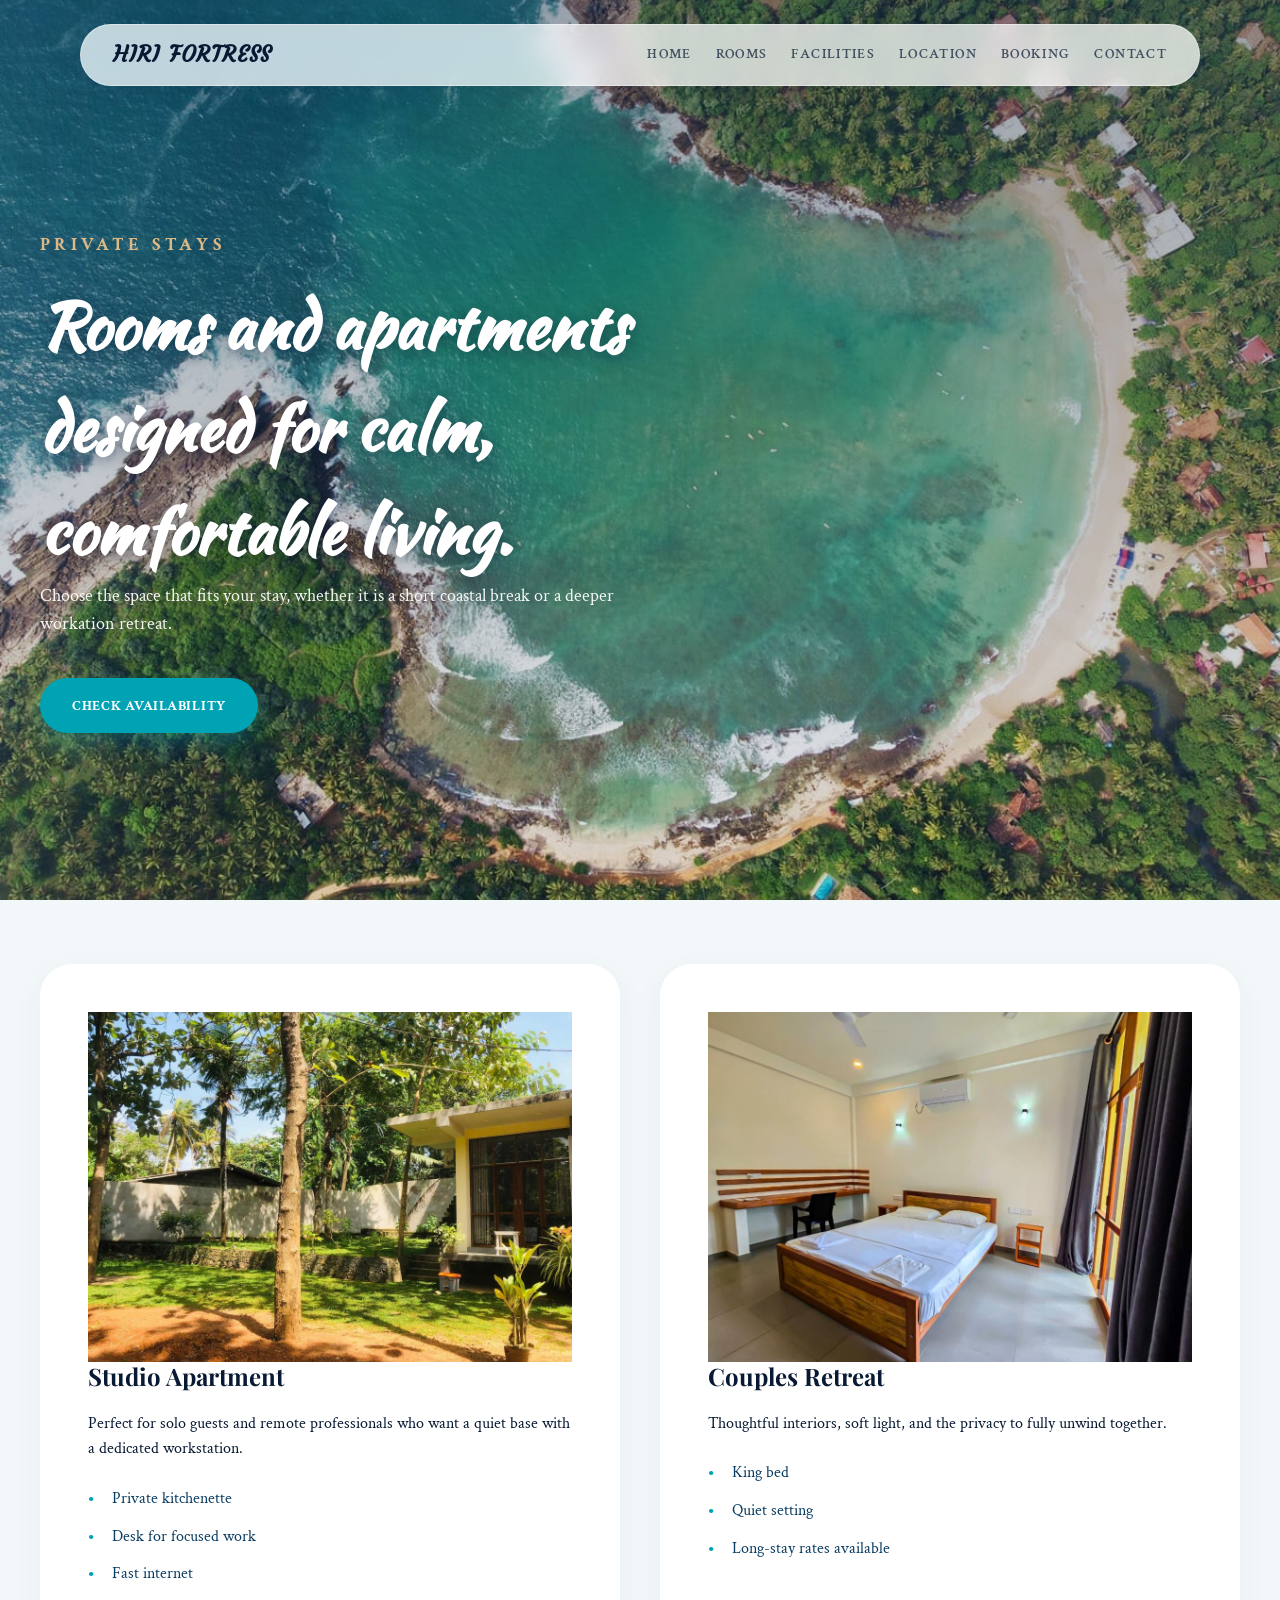
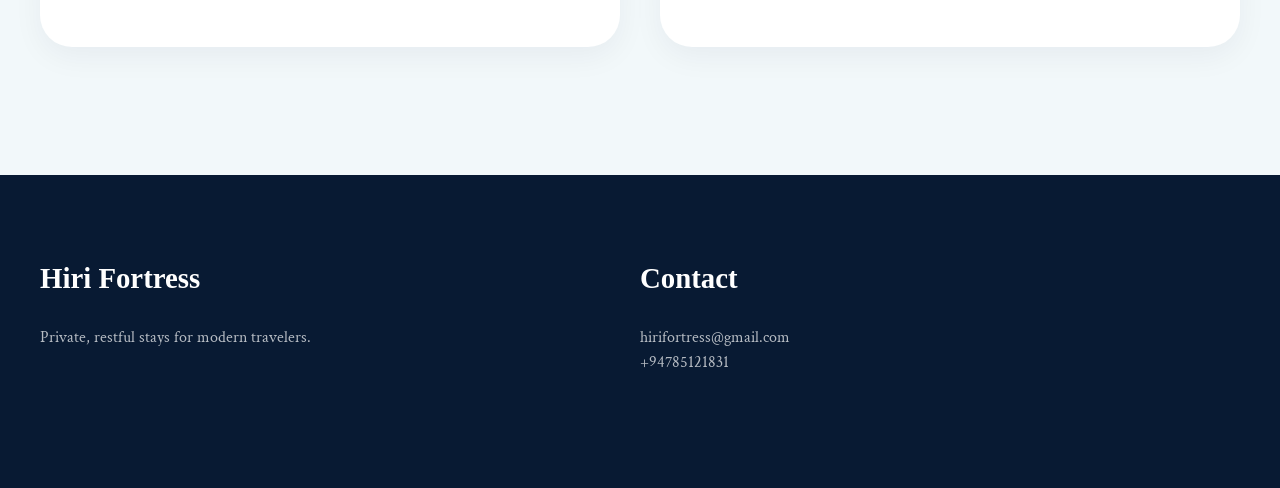
<file: rooms.html>
<!DOCTYPE html>
<html lang="en">
  <head>
    <meta charset="UTF-8" />
    <meta name="viewport" content="width=device-width, initial-scale=1.0" />
    <title>Hiri Fortress | Rooms & Apartments</title>
    <meta name="description" content="Explore our private rooms and apartments designed for couples, solo travelers, and long-stay guests." />
    <link rel="preconnect" href="https://fonts.googleapis.com" />
    <link rel="preconnect" href="https://fonts.gstatic.com" crossorigin />
    <link href="https://fonts.googleapis.com/css2?family=Playfair+Display:ital,wght@0,600;0,700;1,600&family=Courgette&family=Crimson+Text:wght@400;600;700&family=Edu+VIC+WA+NT+Hand+Precursive&family=Poppins:wght@400;600;700&family=Kaushan+Script&display=swap" rel="stylesheet" />
    <link rel="stylesheet" href="styles.css" />
  </head>
  <body>
    <header class="hero page-hero">
      <nav class="nav container">
        <a href="index.html" class="logo">Hiri Fortress</a>
        <button class="menu-toggle" aria-label="Toggle navigation">
          <span></span><span></span><span></span>
        </button>
        <div class="nav-links">
          <a href="index.html">Home</a>
          <a href="rooms.html">Rooms</a>
          <a href="facilities.html">Facilities</a>
          <a href="location.html">Location</a>
          <a href="booking.html">Booking</a>
          <a href="contact.html">Contact</a>
        </div>
      </nav>
      <div class="hero-content container">
        <div>
          <p class="eyebrow">Private stays</p>
          <h1>Rooms and apartments designed for calm, comfortable living.</h1>
          <p class="hero-text">Choose the space that fits your stay, whether it is a short coastal break or a deeper workation retreat.</p>
          <div class="button-group">
            <a class="btn btn-primary" href="https://wa.me/94785121831" target="_blank" rel="noreferrer">Check Availability</a>
            
          </div>
        </div>
      </div>
      <!-- Wave divider removed -->
    </header>

    <main class="page-content container">
      <section class="page-grid">
        <article class="page-card contact-card">
          <img src="image/621671233.jpg" alt="Studio Apartment" class="room-image" />
          <h2>Studio Apartment</h2>
          <p>Perfect for solo guests and remote professionals who want a quiet base with a dedicated workstation.</p>
          <ul class="info-list">
            <li>Private kitchenette</li>
            <li>Desk for focused work</li>
            <li>Fast internet</li>
          </ul>
        </article>
        <article class="page-card contact-card">
          <img src="image/787838354.jpg" alt="Couples Retreat" class="room-image" />
          <h2>Couples Retreat</h2>
          <p>Thoughtful interiors, soft light, and the privacy to fully unwind together.</p>
          <ul class="info-list">
            <li>King bed</li>
            <li>Quiet setting</li>
            <li>Long-stay rates available</li>
          </ul>
        </article>
      </section>
    </main>

    <footer class="footer">
      <div class="container footer-content">
        <div>
          <h3>Hiri Fortress</h3>
          <p>Private, restful stays for modern travelers.</p>
        </div>
        <div>
          <h3>Contact</h3>
          <p>hirifortress@gmail.com</p>
          <p>+94785121831</p>
        </div>
      </div>
    </footer>

    <script src="script.js"></script>
  </body>
</html>
</file>
<file: styles.css>
:root {
  --ocean-bg: #f2f8fa;
  --ocean-deep: #081a33;
  --ocean-mid: #0a3d62;
  --ocean-accent: #00a3b4;
  --ocean-foam: rgba(255, 255, 255, 0.7);
  --sand-gold: #dfb882;
  --coral: #e97c6c;
  --white: #ffffff;
  --shadow-light: 0 10px 30px rgba(8, 26, 51, 0.05);
  --shadow-md: 0 20px 50px rgba(8, 26, 51, 0.12);
  --glass-bg: rgba(255, 255, 255, 0.75);
  --glass-border: rgba(255, 255, 255, 0.4);
}

* {
  box-sizing: border-box;
  margin: 0;
  padding: 0;
}

html {
  scroll-behavior: smooth;
}

body {
  font-family: "Crimson Text", serif;
  background: var(--ocean-bg);
  color: var(--ocean-deep);
  line-height: 1.6;
  overflow-x: hidden;
  font-weight: 300;
}

img {
  width: 100%;
  display: block;
  object-fit: cover;
}

a {
  color: inherit;
  text-decoration: none;
  transition: color 0.3s ease;
}

.container {
  width: min(1200px, calc(100% - 3rem));
  margin: 0 auto;
}

/* --- Fixed Glass Navigation --- */
header.hero {
  position: relative;
}

.nav {
  position: fixed;
  top: 1.5rem;
  left: 50%;
  transform: translateX(-50%);
  width: min(1120px, calc(100% - 2rem));
  display: flex;
  justify-content: space-between;
  align-items: center;
  padding: 0.75rem 2rem;
  background: var(--glass-bg);
  backdrop-filter: blur(12px) saturate(160%);
  -webkit-backdrop-filter: blur(12px) saturate(160%);
  border: 1px solid var(--glass-border);
  border-radius: 999px;
  z-index: 1000;
  box-shadow: var(--shadow-light);
}

.logo {
  font-family: "Courgette", cursive;
  font-size: 1.4rem;
  font-weight: 700;
  letter-spacing: 0.05em;
  text-transform: uppercase;
  color: var(--ocean-deep);
}

.nav-links {
  display: flex;
  gap: 1.5rem;
}

.nav-links a {
  font-size: 0.85rem;
  font-weight: 600;
  text-transform: uppercase;
  letter-spacing: 0.1em;
  color: var(--ocean-deep);
  opacity: 0.7;
}

.nav-links a:hover {
  opacity: 1;
  color: var(--ocean-accent);
}

.menu-toggle {
  display: none;
  background: transparent;
  border: none;
  cursor: pointer;
}

.menu-toggle span {
  display: block;
  width: 22px;
  height: 2px;
  background: var(--ocean-deep);
  margin: 4px 0;
}

/* --- Hero Section --- */
.hero {
  min-height: 100vh;
  background:
    linear-gradient(180deg, rgba(8, 26, 51, 0.4), rgba(8, 26, 51, 0.1)),
    url("image/Drone-shot-of-Hiriketiya-Bay-in-Sri-Lanka.jpg") center/cover no-repeat;
  color: var(--white);
  display: flex;
  flex-direction: column;
  justify-content: center;
}

.hero-content {
  display: grid;
  grid-template-columns: minmax(0, 1.4fr) minmax(280px, 0.8fr);
  gap: 3rem;
  align-items: center;
  padding: 8rem 0 4rem;
}

.page-hero .hero-content {
  padding: 10rem 0 6rem;
  min-height: 50vh;
}

.eyebrow {
  text-transform: uppercase;
  letter-spacing: 0.25em;
  font-size: 1.1rem;
  font-weight: 700;
  margin-bottom: 1rem;
  color: var(--sand-gold);
  display: block;
}

.intro h2,
.section-heading h2,
.split-section h2,
.booking-card h2,
.page-card h2 {
  font-family: "Edu VIC WA NT Hand Precursive", cursive;
  font-weight: 700;
  line-height: 1.2;
  margin-bottom: 1.25rem;
}

.hero h1 {
  font-family: "Kaushan Script", cursive;
  font-size: clamp(2.5rem, 5vw, 4.5rem);
  max-width: 800px;
  color: var(--white);
  text-shadow: 0 4px 15px rgba(8, 26, 51, 0.4);
}

.hero-text {
  max-width: 600px;
  font-size: 1.1rem;
  color: rgba(255, 255, 255, 0.95);
  margin-bottom: 2.5rem;
}

/* Location and destination text sizing */
.location-card p {
  font-size: 1.15rem;
  color: rgba(255, 255, 255, 0.95);
  margin-bottom: 0.75rem;
}

.destinations-grid .destination-card-body p {
  font-size: 1.05rem;
  color: var(--ocean-deep);
  margin-top: 0.5rem;
}

.text-link {
  font-size: 1rem;
  font-weight: 700;
  color: var(--ocean-accent);
}

.hero-actions {
  display: flex;
  gap: 1.25rem;
  flex-wrap: wrap;
}

.btn {
  display: inline-flex;
  align-items: center;
  justify-content: center;
  padding: 1rem 2rem;
  border-radius: 999px;
  font-weight: 700;
  font-size: 0.9rem;
  text-transform: uppercase;
  letter-spacing: 0.05em;
  transition: all 0.4s cubic-bezier(0.165, 0.84, 0.44, 1);
  cursor: pointer;
  border: none;
}

.btn-primary {
  background: var(--ocean-accent);
  color: var(--white);
  box-shadow: 0 10px 25px rgba(0, 163, 180, 0.3);
}

.btn-primary:hover {
  background: #00b8cc;
  transform: translateY(-3px);
  box-shadow: 0 15px 35px rgba(0, 163, 180, 0.4);
}

.btn-secondary {
  background: var(--ocean-foam);
  color: var(--ocean-deep);
  backdrop-filter: blur(8px);
  border: 1px solid var(--glass-border);
}

.btn-secondary:hover {
  background: var(--white);
  transform: translateY(-3px);
  box-shadow: var(--shadow-md);
}

.hero-card {
  background: var(--glass-bg);
  backdrop-filter: blur(16px);
  border: 1px solid var(--glass-border);
  padding: 2.5rem;
  border-radius: 32px;
  color: var(--ocean-deep);
  box-shadow: var(--shadow-md);
}

.hero-card h3, .destination-card h3, .footer h3, .page-card h2 {
  font-family: "Playfair Display", serif;
  font-weight: 700;
}

.hero-card ul {
  list-style: none;
}

.hero-card li {
  position: relative;
  padding-left: 1.5rem;
  margin-bottom: 0.75rem;
  font-size: 0.95rem;
}

.hero-card li::before {
  content: "•";
  position: absolute;
  left: 0;
  color: var(--ocean-accent);
  font-weight: bold;
}

/* --- Section Blocks --- */
.section-block {
  padding: 8rem 0;
}

.section-heading {
  margin-bottom: 3.5rem;
  max-width: 800px;
}

.section-heading h2 {
  font-size: clamp(2rem, 3.5vw, 3rem);
}

/* --- Cards & Grids --- */
.cards {
  display: grid;
  grid-template-columns: repeat(3, 1fr);
  gap: 2rem;
}

.card {
  background: var(--white);
  border-radius: 28px;
  overflow: hidden;
  box-shadow: var(--shadow-light);
  transition: all 0.4s ease;
}

.card:hover {
  transform: translateY(-10px);
  box-shadow: var(--shadow-md);
}

.card img {
  height: 280px;
  transition: transform 0.6s ease;
}

.card:hover img {
  transform: scale(1.05);
}

.card-body {
  padding: 2rem;
}

.card h3, .facility-item h3, .destination-card h3 {
  font-family: "Playfair Display", serif;
  font-weight: 700;
  font-size: 1.8rem;
  margin-bottom: 1rem;
}

/* --- Facilities --- */
.facility-grid {
  display: grid;
  grid-template-columns: repeat(auto-fit, minmax(240px, 1fr));
  gap: 1.5rem;
}

.facility-item {
  background: var(--white);
  padding: 2.5rem;
  border-radius: 24px;
  box-shadow: var(--shadow-light);
  position: relative;
  overflow: hidden;
  transition: all 0.4s ease;
}

.facility-item:hover {
  transform: translateY(-5px);
  box-shadow: var(--shadow-md);
}

.facility-item h3 {
  font-size: 1.3rem;
  margin-bottom: 0.75rem;
  color: var(--ocean-deep);
}

.facility-item p {
  font-size: 0.95rem;
  color: var(--ocean-mid);
  opacity: 0.8;
}

/* --- Destinations --- */
.destinations-grid {
  display: grid;
  grid-template-columns: repeat(auto-fill, minmax(320px, 1fr));
  gap: 2rem;
}

.destination-card {
  background: var(--white);
  border-radius: 28px;
  overflow: hidden;
  box-shadow: var(--shadow-light);
  display: flex;
  flex-direction: column;
  transition: all 0.4s ease;
}

.destination-card:hover {
  transform: translateY(-8px);
  box-shadow: var(--shadow-md);
}

.destination-card img {
  height: 250px;
}

.destination-card-body {
  padding: 2rem;
  flex: 1;
  display: flex;
  flex-direction: column;
}

.destination-card h3, .footer h3 {
  font-family: "Playfair Display", serif;
  font-weight: 700;
  margin-bottom: 1.5rem;
}

.destination-card p {
  color: var(--ocean-mid);
  opacity: 0.8;
  font-size: 0.95rem;
  margin-bottom: 1.5rem;
}

.map-link {
  margin-top: auto;
  color: var(--ocean-accent);
  font-weight: 700;
  font-size: 0.85rem;
  text-transform: uppercase;
  letter-spacing: 0.1em;
  display: inline-flex;
  align-items: center;
  gap: 0.5rem;
}

.map-link:hover {
  color: var(--ocean-deep);
}

/* --- Ocean Waves --- */
/* Remove/hide decorative SVG wave across all pages */
.wave-divider {
  display: none !important;
}

.wave-divider.inverted {
  transform: rotate(180deg);
}

/* --- Footer --- */
.footer {
  background: var(--ocean-deep);
  color: var(--white);
  padding: 5rem 0 3rem;
}

.footer-content {
  display: grid;
  grid-template-columns: 2fr 1fr 1fr;
  gap: 4rem;
  margin-bottom: 4rem;
}

.footer h3 {
  font-family: "Cormorant Garamond", serif;
  font-size: 1.8rem;
  margin-bottom: 1.5rem;
}

.footer p {
  opacity: 0.7;
  max-width: 300px;
}

/* --- Responsive --- */
@media (max-width: 1024px) {
  .hero-content {
    grid-template-columns: 1fr;
    padding-top: 10rem;
    text-align: center;
  }
  .hero h1, .hero-text {
    margin-inline: auto;
  }
  .hero-actions {
    justify-content: center;
  }
  .hero-card {
    max-width: 500px;
    margin: 0 auto;
  }
  .cards {
    grid-template-columns: repeat(2, 1fr);
  }
}

@media (max-width: 768px) {
  .nav {
    padding: 0.75rem 1.5rem;
    width: calc(100% - 2rem);
  }
  .nav-links {
    display: none;
    position: absolute;
    top: 5rem;
    left: 0;
    width: 100%;
    background: var(--white);
    padding: 2rem;
    border-radius: 24px;
    flex-direction: column;
    text-align: center;
    box-shadow: var(--shadow-md);
  }
  .nav-links.open {
    display: flex;
  }
  .menu-toggle {
    display: block;
  }
  .cards, .footer-content {
    grid-template-columns: 1fr;
  }
  .section-block {
    padding: 5rem 0;
  }
}

/* --- Internal Page Components --- */
.page-content {
  padding: 4rem 0 8rem;
}

.page-grid {
  display: grid;
  grid-template-columns: repeat(2, 1fr);
  gap: 2.5rem;
}

.page-card {
  background: var(--white);
  border-radius: 32px;
  box-shadow: var(--shadow-light);
  overflow: hidden;
  display: flex;
  flex-direction: column;
}

.room-image {
  height: 350px;
  width: 100%;
  object-fit: cover;
}

.contact-card, .location-panel, .facility-card > div {
  padding: 3rem;
}

.info-list {
  list-style: none;
  margin-top: 1.5rem;
}

.info-list li {
  position: relative;
  padding-left: 1.5rem;
  margin-bottom: 0.75rem;
  font-size: 1rem;
  color: var(--ocean-mid);
}

.info-list li::before {
  content: "•";
  position: absolute;
  left: 0;
  color: var(--ocean-accent);
  font-weight: bold;
}

.booking-page-card {
  max-width: 800px;
  margin: 0 auto;
  text-align: center;
  padding: 4rem;
}

.booking-note {
  margin-top: 2rem;
  font-size: 0.9rem;
  opacity: 0.7;
  font-style: italic;
}

@media (max-width: 900px) {
  .page-grid {
    grid-template-columns: 1fr;
  }
}

/* Mobile adjustments: ensure larger text and tappable links on small screens */
@media (max-width: 600px) {
  .location-card p {
    font-size: 1.05rem;
  }

  .destinations-grid .destination-card-body p {
    font-size: 1rem;
  }

  .text-link {
    font-size: 1rem;
    display: inline-block;
    padding: 0.5rem 0;
  }

  .eyebrow {
    font-size: 1rem;
  }
}
</file>
